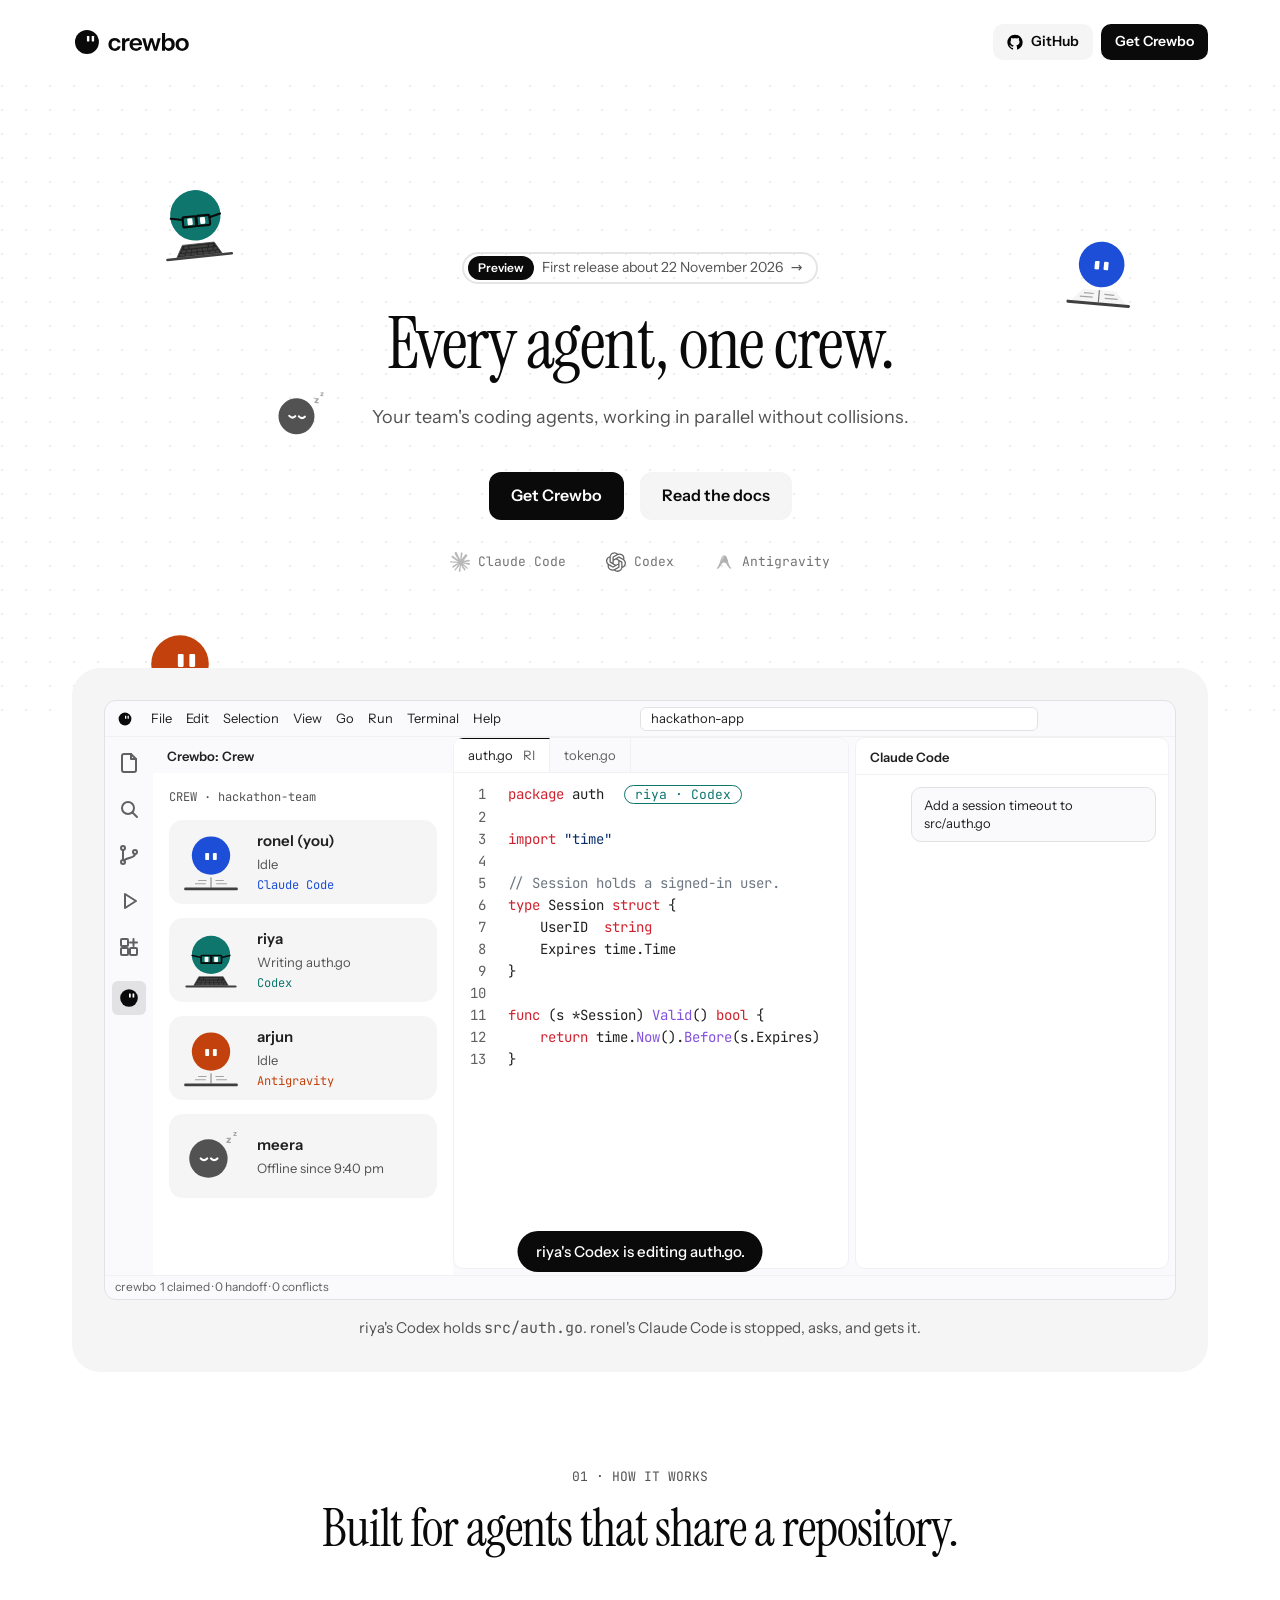
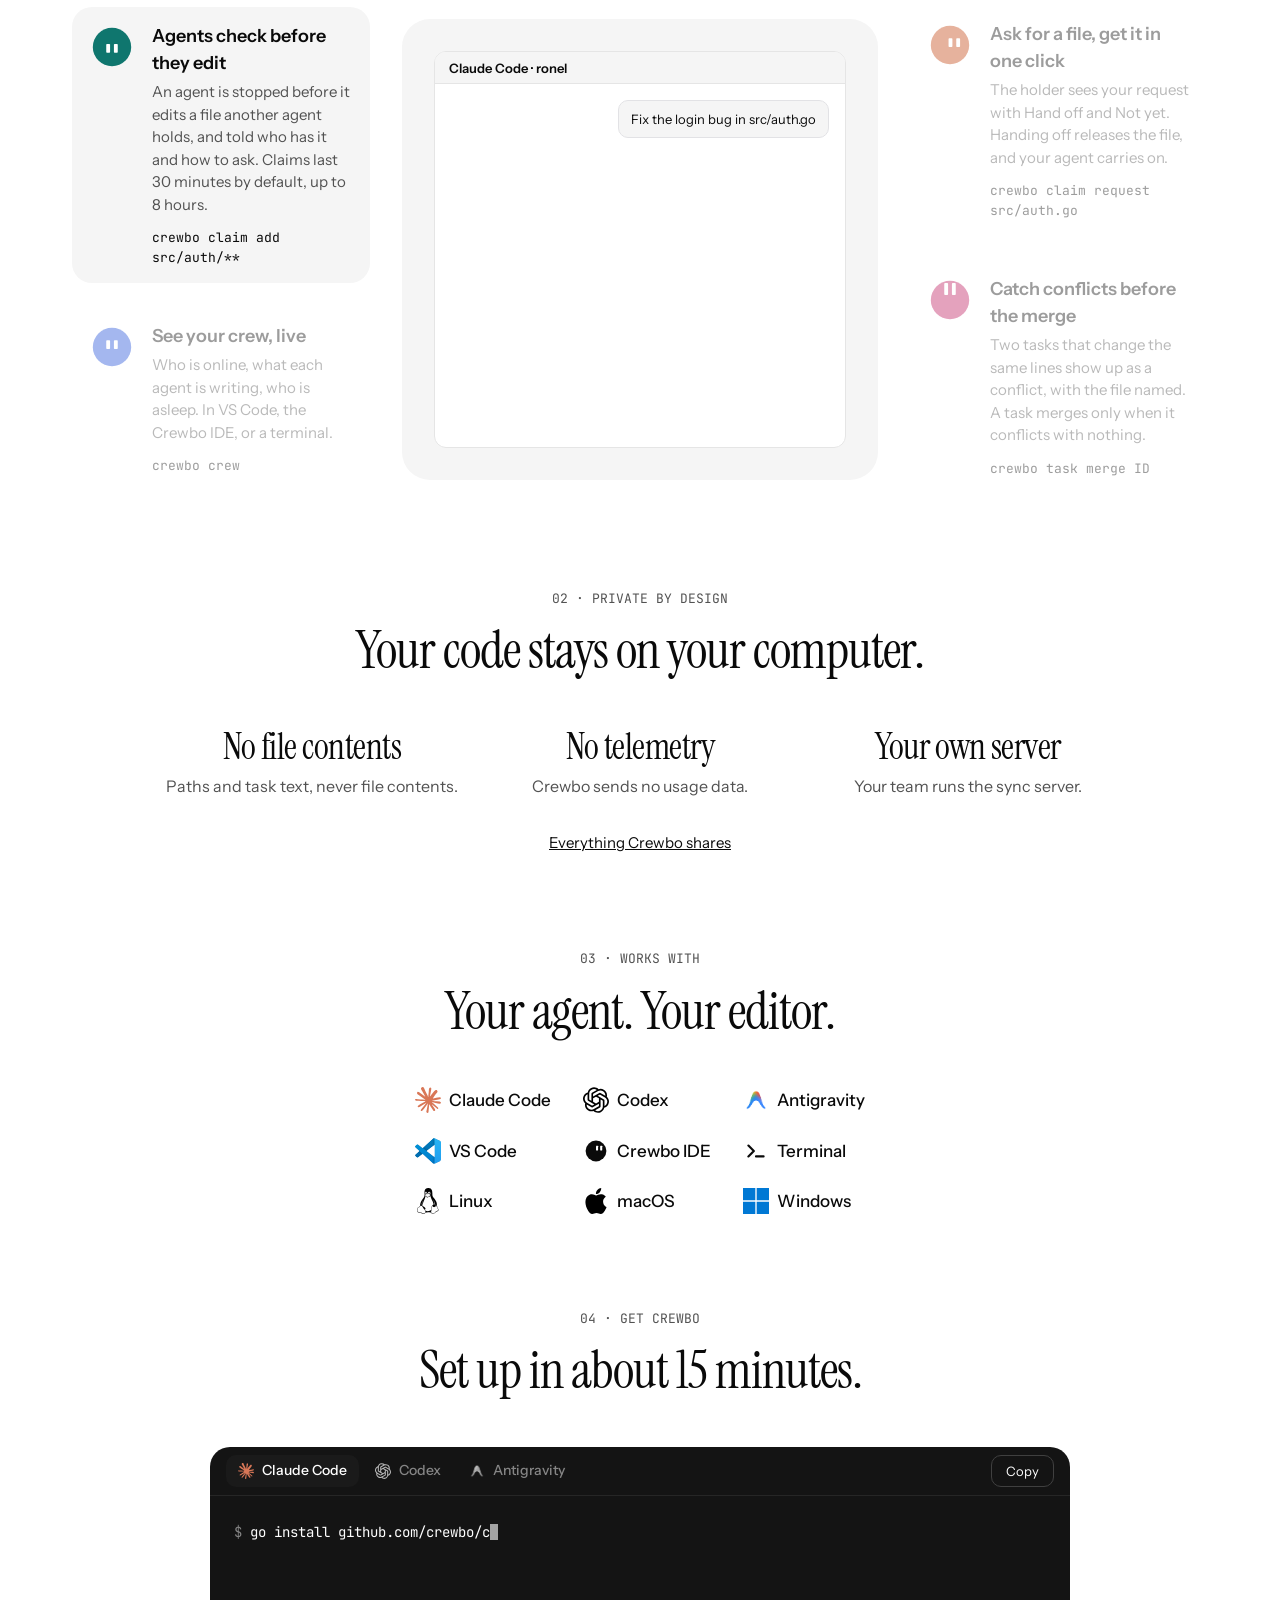
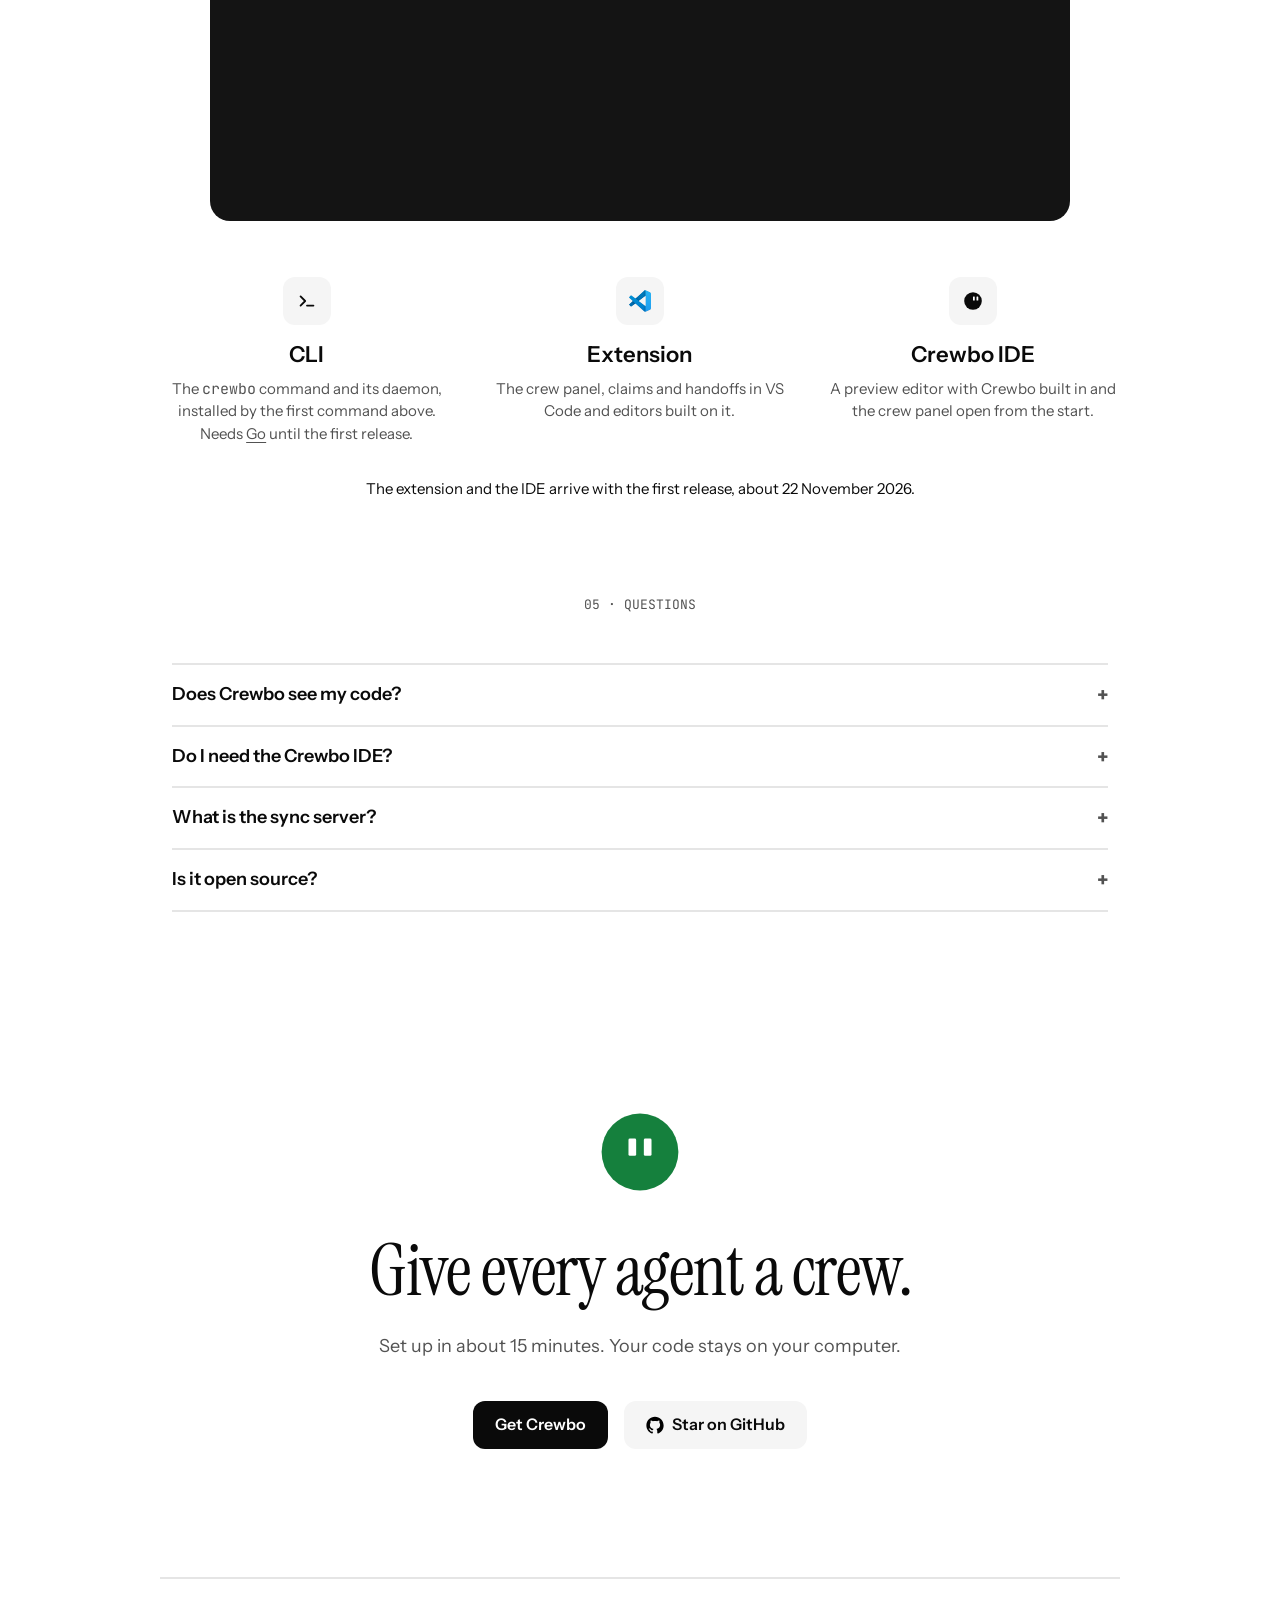
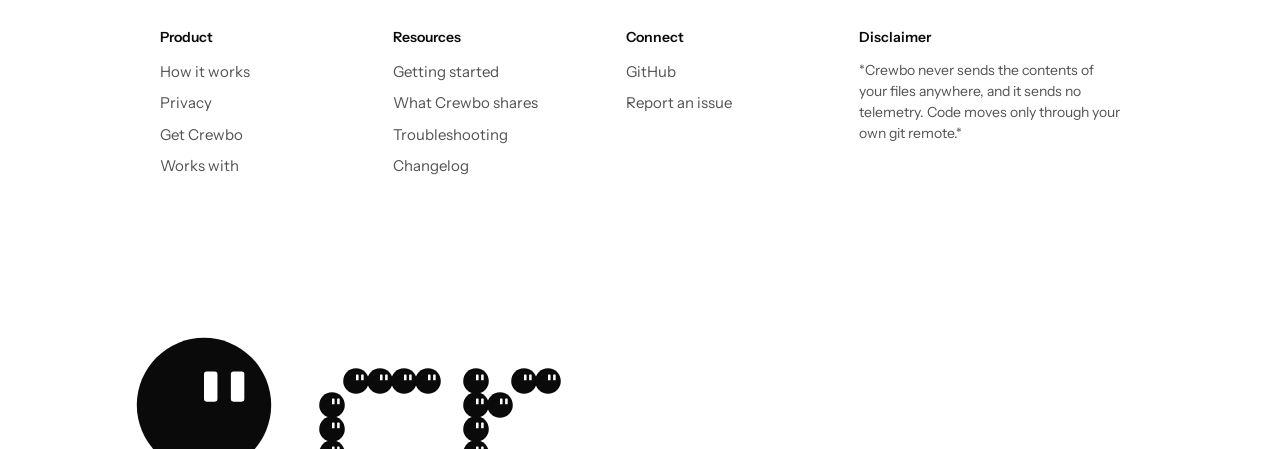
<file: index.html>
<!doctype html>
<html lang="en">
<head>
<meta charset="utf-8">
<meta name="viewport" content="width=device-width, initial-scale=1">
<title>Crewbo · Every agent, one crew</title>
<meta name="description" content="Crewbo lets each teammate run their own coding agent (Claude Code, Codex or Antigravity) on the same repository without the agents overwriting each other's work. Open source.">
<meta name="color-scheme" content="light">
<meta property="og:title" content="Crewbo · Every agent, one crew">
<meta property="og:description" content="Your team's coding agents, working in parallel without collisions.">
<meta property="og:image" content="brand/assets/png/social-preview-1280x640.png">
<meta name="twitter:card" content="summary_large_image">
<link rel="icon" href="brand/assets/png/favicon.ico" sizes="any">
<link rel="icon" href="brand/assets/svg/logo/mark-black.svg" type="image/svg+xml">
<link rel="apple-touch-icon" href="brand/assets/png/apple-touch-icon-180.png">
<link rel="stylesheet" href="brand/tokens/tokens.css">
<link rel="stylesheet" href="brand/reference/component/bo.css">
<link rel="stylesheet" href="site.css">
<script type="module" src="site.js"></script>
</head>
<body>
<a class="skip" href="#main">Skip to content</a>

<header class="nav">
  <a class="brand" href="#top" aria-label="Crewbo, back to the top">
    <picture>
      <img src="brand/assets/svg/logo/lockup-light.svg" alt="" width="120" height="30">
    </picture>
  </a>
  <div class="nav-cta">
    <a class="button small soft" href="https://github.com/crewbo/crewbo"><img src="assets/icons/github.svg" alt="" width="18" height="18">GitHub</a>
    <a class="button small primary" href="#get">Get Crewbo</a>
  </div>
</header>

<main id="main">
  <section class="hero" id="top">
    <div class="desk" id="desk" aria-hidden="true">
      <span class="float sticker" style="left:12%;top:96px;--r:-6deg" data-scene="writing" data-color="1" data-size="84"></span>
      <span class="float sticker" style="right:11%;top:150px;--r:5deg" data-scene="reading" data-color="0" data-size="76"></span>
      <span class="float sticker" style="left:21%;top:300px;--r:3deg" data-scene="offline" data-size="60"></span>
    </div>
    <a class="announce" href="https://github.com/crewbo/crewbo"><span>Preview</span>First release about 22 November 2026 <b>→</b></a>
    <h1>Every agent, one crew.</h1>
    <p class="lede">Your team's coding agents, working in parallel without collisions.</p>
    <div class="actions">
      <a class="button primary" href="#get">Get Crewbo</a>
      <a class="button soft" href="getting-started.html">Read the docs</a>
    </div>
    <ul class="strip hero-strip" aria-label="Works with">
      <li><img src="assets/agents/claude-code.svg" alt="" width="20" height="20">Claude Code</li>
      <li><img src="assets/agents/codex.svg" alt="" width="20" height="20">Codex</li>
      <li><img src="assets/agents/antigravity.png" alt="" width="20" height="20">Antigravity</li>
    </ul>

    <div class="demo-wrap">
      <span class="peek" data-face="nearby" data-color="3" data-size="72" aria-hidden="true"></span>
    <figure class="demo frame" id="demo" data-step="1" aria-describedby="demo-caption">
      <div class="ide" aria-hidden="true">
        <div class="titlebar">
          <img src="brand/assets/svg/logo/mark-black.svg" alt="" width="16" height="16">
          <span>File</span><span>Edit</span><span>Selection</span><span>View</span><span>Go</span><span>Run</span><span>Terminal</span><span>Help</span>
          <div class="command">hackathon-app</div>
        </div>
        <div class="activity">
          <svg class="ic" viewBox="0 0 24 24" width="24" height="24"><path d="M14 3H7a2 2 0 0 0-2 2v14a2 2 0 0 0 2 2h10a2 2 0 0 0 2-2V8z"/><path d="M14 3v5h5"/></svg><svg class="ic" viewBox="0 0 24 24" width="24" height="24"><circle cx="11" cy="11" r="6"/><path d="M20 20l-4.5-4.5"/></svg><svg class="ic" viewBox="0 0 24 24" width="24" height="24"><circle cx="6" cy="5" r="2"/><circle cx="6" cy="19" r="2"/><circle cx="18" cy="9" r="2"/><path d="M6 7v10M18 11c0 4-6 3-11.5 6.5"/></svg><svg class="ic" viewBox="0 0 24 24" width="24" height="24"><path d="M8 5l11 7-11 7z"/></svg><svg class="ic" viewBox="0 0 24 24" width="24" height="24"><rect x="4" y="4" width="7" height="7" rx="1"/><rect x="13" y="13" width="7" height="7" rx="1"/><rect x="4" y="13" width="7" height="7" rx="1"/><path d="M13 7.5h7M16.5 4v7"/></svg>
          <i class="ic crewbo"><img src="brand/assets/svg/logo/mark-black.svg" alt="" width="22" height="22"></i>
        </div>
        <div class="sidebar">
          <p class="viewtitle">Crewbo: Crew</p>
          <div class="panel">
            <p class="head">CREW · hackathon-team</p>
            <div class="row" data-row="ronel"><span class="bo-slot" data-bo></span><div class="text"><span class="name">ronel (you)</span><span class="status" data-status>Idle</span><span class="agent" style="--base: var(--cb-color-team-cobalt-base)">Claude Code</span></div></div>
            <div class="row" data-row="riya"><span class="bo-slot" data-bo></span><div class="text"><span class="name">riya</span><span class="status" data-status>Writing auth.go</span><span class="agent" style="--base: var(--cb-color-team-teal-base)">Codex</span></div></div>
            <div class="row" data-row="arjun"><span class="bo-slot" data-bo></span><div class="text"><span class="name">arjun</span><span class="status">Idle</span><span class="agent" style="--base: var(--cb-color-team-ember-base)">Antigravity</span></div></div>
            <div class="row" data-row="meera"><span class="bo-slot" data-bo></span><div class="text"><span class="name">meera</span><span class="status">Offline since 9:40 pm</span></div></div>
          </div>
        </div>
        <div class="editor">
          <div class="tabs"><span class="tab active">auth.go <b data-who>RI</b></span><span class="tab">token.go</span></div>
          <div class="code">
            <p><i>1</i><span class="k">package</span> auth<span class="tag" data-tag>riya · Codex</span></p>
            <p><i>2</i></p>
            <p><i>3</i><span class="k">import</span> <span class="s">"time"</span></p>
            <p><i>4</i></p>
            <p><i>5</i><span class="c">// Session holds a signed-in user.</span></p>
            <p><i>6</i><span class="k">type</span> Session <span class="k">struct</span> {</p>
            <p><i>7</i>    UserID  <span class="k">string</span></p>
            <p><i>8</i>    Expires time.Time</p>
            <p><i>9</i>}</p>
            <p><i>10</i></p>
            <p><i>11</i><span class="k">func</span> (s *Session) <span class="f">Valid</span>() <span class="k">bool</span> {</p>
            <p><i>12</i>    <span class="k">return</span> time.<span class="f">Now</span>().<span class="f">Before</span>(s.Expires)</p>
            <p><i>13</i>}</p>
          </div>
        </div>
        <div class="agentbar">
          <p class="viewtitle">Claude Code</p>
          <div class="chat">
            <p class="msg you">Add a session timeout to src/auth.go</p>
            <div class="msg bot" data-reply="2"><p class="tool">Edit src/auth.go</p><p class="out">src/auth.go is claimed by riya's agent until at least 15:04 (Crewbo). Work on other files, or ask them to hand it over: crewbo claim request src/auth.go</p></div>
            <div class="msg bot" data-reply="3"><p>riya's Codex holds that file. I'll ask for it.</p><p class="tool">Bash crewbo claim request src/auth.go</p><p class="out">Asked riya to hand over src/auth.go.</p></div>
            <div class="msg bot" data-reply="4"><p>riya handed it over. Adding the timeout now.</p><p class="tool">Edit src/auth.go</p></div>
          </div>
        </div>
        <div class="statusbar"><span data-bar>crewbo  1 claimed · 0 handoff · 0 conflicts</span></div>
      </div>
      <p class="subtitle" data-cap aria-live="off"></p>
      <figcaption id="demo-caption">riya's Codex holds <code>src/auth.go</code>. ronel's Claude Code is stopped, asks, and gets it.</figcaption>
    </figure>
    </div>
  </section>

  <section id="how">
    <p class="eyebrow">01 · How it works</p>
    <h2>Built for agents that share a repository.</h2>
    <div class="how-grid">
      <div class="how-col">
        <button class="how-item" type="button" data-pick="claims"><span class="bo-slot" data-state="working" data-color="1" data-size="48"></span><span class="how-text"><b>Agents check before they edit</b><span>An agent is stopped before it edits a file another agent holds, and told who has it and how to ask. Claims last 30 minutes by default, up to 8 hours.</span><code>crewbo claim add src/auth/**</code></span></button>
        <button class="how-item" type="button" data-pick="crew"><span class="bo-slot" data-state="idle" data-color="0" data-size="48"></span><span class="how-text"><b>See your crew, live</b><span>Who is online, what each agent is writing, who is asleep. In VS Code, the Crewbo IDE, or a terminal.</span><code>crewbo crew</code></span></button>
      </div>
      <div class="how-stage frame">
      <div class="clip stage-clip" data-clip="claims" aria-hidden="true">
        <div class="clip-bar">Claude Code · ronel</div>
        <div class="clip-body">
          <p class="msg you">Fix the login bug in src/auth.go</p>
          <p class="tool" data-s="1">Edit src/auth.go</p>
          <p class="out" data-s="2">src/auth.go is claimed by riya's agent until at least 15:04 (Crewbo). Work on other files, or ask them to hand it over: crewbo claim request src/auth.go</p>
          <p class="tool" data-s="3">Edit src/session.go</p>
        </div>
      </div>
      <div class="clip stage-clip" data-clip="crew" aria-hidden="true">
        <div class="clip-bar">Crewbo: Crew</div>
        <div class="clip-body panel">
          <p class="head">CREW · hackathon-team</p>
          <div class="row" data-member="riya"><span class="bo-slot" data-bo></span><div class="text"><span class="name">riya</span><span class="status" data-status></span><span class="agent" style="--base: var(--cb-color-team-teal-base)">Codex</span></div></div>
          <div class="row" data-member="arjun"><span class="bo-slot" data-bo></span><div class="text"><span class="name">arjun</span><span class="status" data-status></span><span class="agent" style="--base: var(--cb-color-team-ember-base)">Antigravity</span></div></div>
          <div class="row" data-member="meera"><span class="bo-slot" data-bo></span><div class="text"><span class="name">meera</span><span class="status" data-status></span><span class="agent" style="--base: var(--cb-color-team-moss-base)" data-agent></span></div></div>
        </div>
      </div>
      <div class="clip stage-clip" data-clip="handoff" aria-hidden="true">
        <div class="clip-bar">riya's Crewbo IDE</div>
        <div class="clip-body editorish">
          <p><i>1</i><span class="k">package</span> auth</p><p><i>2</i></p><p><i>3</i><span class="k">import</span> <span class="s">"time"</span></p><p><i>4</i></p><p><i>5</i><span class="k">func</span> <span class="f">Login</span>(user, pass <span class="k">string</span>) <span class="k">error</span> {</p>
          <div class="note" data-s="1"><p>ronel wants src/auth.go next</p><span class="b1" data-press>Hand off</span><span class="b2">Not yet</span></div>
          <div class="note done" data-s="3"><p>Handed off src/auth.go to ronel.</p></div>
        </div>
      </div>
      <div class="clip stage-clip" data-clip="conflict" aria-hidden="true">
        <div class="clip-bar">Crewbo: Crew</div>
        <div class="clip-body panel">
          <p class="head">CREW · hackathon-team</p>
          <div class="row" data-member="ronel"><span class="bo-slot" data-bo></span><div class="text"><span class="name">ronel (you)</span><span class="status" data-status></span><span class="agent" style="--base: var(--cb-color-team-cobalt-base)">Claude Code</span></div></div>
          <div class="row" data-member="riya"><span class="bo-slot" data-bo></span><div class="text"><span class="name">riya</span><span class="status" data-status></span><span class="agent" style="--base: var(--cb-color-team-teal-base)">Codex</span></div></div>
        </div>
      </div>
      </div>
      <div class="how-col">
        <button class="how-item" type="button" data-pick="handoff"><span class="bo-slot" data-state="handoff-right" data-color="3" data-size="48"></span><span class="how-text"><b>Ask for a file, get it in one click</b><span>The holder sees your request with Hand off and Not yet. Handing off releases the file, and your agent carries on.</span><code>crewbo claim request src/auth.go</code></span></button>
        <button class="how-item" type="button" data-pick="conflict"><span class="bo-slot" data-state="conflict" data-color="5" data-size="48"></span><span class="how-text"><b>Catch conflicts before the merge</b><span>Two tasks that change the same lines show up as a conflict, with the file named. A task merges only when it conflicts with nothing.</span><code>crewbo task merge ID</code></span></button>
      </div>
    </div>
  </section>

  <section id="private">
    <p class="eyebrow">02 · Private by design</p>
    <h2>Your code stays on your computer.</h2>
    <div class="facts">
      <div><h3>No file contents</h3><p>Paths and task text, never file contents.</p></div>
      <div><h3>No telemetry</h3><p>Crewbo sends no usage data.</p></div>
      <div><h3>Your own server</h3><p>Your team runs the sync server.</p></div>
    </div>
    <p class="more"><a href="https://github.com/crewbo/crewbo/blob/main/docs/user/privacy.md">Everything Crewbo shares</a></p>
  </section>

  <section id="works">
    <p class="eyebrow">03 · Works with</p>
    <h2>Your agent. Your editor.</h2>
    <ul class="strip">
      <li><img src="assets/agents/claude-code.svg" alt="" width="20" height="20">Claude Code</li>
      <li><img src="assets/agents/codex.svg" alt="" width="20" height="20">Codex</li>
      <li><img src="assets/agents/antigravity.png" alt="" width="20" height="20">Antigravity</li>
      <li><img src="assets/platforms/vscode.svg" alt="" width="20" height="20">VS Code</li>
      <li><img src="brand/assets/svg/logo/mark-black.svg" alt="" width="20" height="20">Crewbo IDE</li>
      <li><svg viewBox="0 0 24 24" width="20" height="20"><path d="M5 7l5 5-5 5M12 17h7"/></svg>Terminal</li>
      <li><img src="assets/platforms/linux.svg" alt="" width="20" height="20">Linux</li>
      <li><img src="assets/platforms/apple.svg" alt="" width="20" height="20">macOS</li>
      <li><img src="assets/platforms/windows.svg" alt="" width="20" height="20">Windows</li>
    </ul>
  </section>

  <section id="get">
    <p class="eyebrow">04 · Get Crewbo</p>
    <h2>Set up in about 15 minutes.</h2>
    <div class="setup" id="setup">
      <div class="terminal" id="cmd">
        <div class="term-bar">
          <div class="agents" role="tablist" aria-label="Your agent">
            <button role="tab" aria-selected="true" aria-controls="cmd-claude" data-agent="claude" aria-label="Claude Code"><img src="assets/agents/claude-code.svg" alt="" width="18" height="18"><span>Claude Code</span></button>
            <button role="tab" aria-selected="false" aria-controls="cmd-codex" data-agent="codex" aria-label="Codex"><img src="assets/agents/codex.svg" alt="" width="18" height="18"><span>Codex</span></button>
            <button role="tab" aria-selected="false" aria-controls="cmd-antigravity" data-agent="antigravity" aria-label="Antigravity"><img src="assets/agents/antigravity.png" alt="" width="18" height="18"><span>Antigravity</span></button>
          </div>
          <button class="copy" type="button" data-copy>Copy</button>
        </div>
        <pre id="cmd-claude" role="tabpanel" data-agent-cmd="claude"><code><b>$</b> go install github.com/crewbo/crewbo/cmd/crewbo@latest
<i># In a second terminal, run crewbo daemon and leave it running.</i>
<b>$</b> crewbo login --server https://your-team-server
<o>Open https://github.com/login/device and enter the code WDJB-MJHT</o>
<o>Signed in to https://your-team-server as riya. The session is valid until 2026-11-27 15:04.</o>
<b>$</b> crewbo room join YOUR-INVITE-CODE
<o>Joined room hackathon-team (lead: ronel, 3 members) for /home/riya/hackathon-app.</o>
<b>$</b> crewbo hooks install --agent claude-code
<o>Claude Code: hooks installed in /home/riya/.claude/settings.json</o>
<b>$</b> claude mcp add --scope user --transport stdio crewbo $(which crewbo) mcp</code></pre>
        <pre id="cmd-codex" role="tabpanel" data-agent-cmd="codex" hidden><code><b>$</b> go install github.com/crewbo/crewbo/cmd/crewbo@latest
<i># In a second terminal, run crewbo daemon and leave it running.</i>
<b>$</b> crewbo login --server https://your-team-server
<o>Open https://github.com/login/device and enter the code WDJB-MJHT</o>
<o>Signed in to https://your-team-server as riya. The session is valid until 2026-11-27 15:04.</o>
<b>$</b> crewbo room join YOUR-INVITE-CODE
<o>Joined room hackathon-team (lead: ronel, 3 members) for /home/riya/hackathon-app.</o>
<b>$</b> crewbo hooks install --agent codex
<o>Codex: hooks installed in /home/riya/.codex/hooks.json</o>
<o>  Codex runs hooks only after you trust them: open Codex, type /hooks and trust the crewbo hooks.</o>
<b>$</b> codex mcp add crewbo -- $(which crewbo) mcp</code></pre>
        <pre id="cmd-antigravity" role="tabpanel" data-agent-cmd="antigravity" hidden><code><b>$</b> go install github.com/crewbo/crewbo/cmd/crewbo@latest
<i># In a second terminal, run crewbo daemon and leave it running.</i>
<b>$</b> crewbo login --server https://your-team-server
<o>Open https://github.com/login/device and enter the code WDJB-MJHT</o>
<o>Signed in to https://your-team-server as riya. The session is valid until 2026-11-27 15:04.</o>
<b>$</b> crewbo room join YOUR-INVITE-CODE
<o>Joined room hackathon-team (lead: ronel, 3 members) for /home/riya/hackathon-app.</o>
<b>$</b> crewbo hooks install --agent antigravity
<o>Antigravity: hooks installed in /home/riya/.gemini/config/hooks.json</o>
<o>Antigravity MCP: MCP server installed in /home/riya/.gemini/config/mcp_config.json</o></code></pre>
      </div>
    </div>
    <ul class="ways">
      <li><span class="way-ico"><svg viewBox="0 0 24 24" width="22" height="22"><path d="M5 7l5 5-5 5M12 17h7"/></svg></span><h3>CLI</h3><p>The <code>crewbo</code> command and its daemon, installed by the first command above. Needs <a href="https://go.dev/dl/">Go</a> until the first release.</p></li>
      <li><span class="way-ico"><img src="assets/platforms/vscode.svg" alt="" width="22" height="22"></span><h3>Extension</h3><p>The crew panel, claims and handoffs in VS Code and editors built on it.</p></li>
      <li><span class="way-ico"><img src="brand/assets/svg/logo/mark-black.svg" alt="" width="22" height="22"></span><h3>Crewbo IDE</h3><p>A preview editor with Crewbo built in and the crew panel open from the start.</p></li>
    </ul>
    <p class="more">The extension and the IDE arrive with the first release, about 22 November 2026.</p>
  </section>

  <section id="faq">
    <p class="eyebrow">05 · Questions</p>
    <div class="faq">
      <details><summary>Does Crewbo see my code?</summary><p>No. File contents never leave your computer; only paths, task text, branch names, the agent's name and who is online go to your team's own server.</p></details>
      <details><summary>Do I need the Crewbo IDE?</summary><p>No. The extension and the <code>crewbo</code> command work on their own; the IDE is a preview with everything in one download.</p></details>
      <details><summary>What is the sync server?</summary><p>A small server one teammate runs with <code>crewbo serve</code>. It passes claims and presence between teammates.</p></details>
      <details><summary>Is it open source?</summary><p>Yes: Apache-2.0, with the sync server under AGPL-3.0.</p></details>
    </div>
  </section>
  <section class="closing" id="start">
    <span class="closing-bo" data-face="idle" data-color="2" data-size="96" aria-hidden="true"></span>
    <h2>Give every agent a crew.</h2>
    <p class="lede">Set up in about 15 minutes. Your code stays on your computer.</p>
    <div class="actions">
      <a class="button primary" href="#get">Get Crewbo</a>
      <a class="button soft" href="https://github.com/crewbo/crewbo"><img src="assets/icons/github.svg" alt="" width="18" height="18">Star on GitHub</a>
    </div>
  </section>
</main>

<footer>
  <div class="foot-cols">
    <div><p class="foot-h">Product</p><a href="#how">How it works</a><a href="#private">Privacy</a><a href="#get">Get Crewbo</a><a href="#works">Works with</a></div>
    <div><p class="foot-h">Resources</p><a href="getting-started.html">Getting started</a><a href="privacy.html">What Crewbo shares</a><a href="troubleshooting.html">Troubleshooting</a><a href="changelog.html">Changelog</a></div>
    <div><p class="foot-h">Connect</p><a href="https://github.com/crewbo/crewbo">GitHub</a><a href="https://github.com/crewbo/crewbo/issues">Report an issue</a></div>
    <div class="foot-note"><p class="foot-h">Disclaimer</p><p>*Crewbo never sends the contents of your files anywhere, and it sends no telemetry. Code moves only through your own git remote.*</p></div>
  </div>
  <a class="foot-brand" id="footbrand" href="#top" aria-label="Crewbo, back to the top">
    <span class="foot-mark" aria-hidden="true"><img class="as-mark" src="brand/assets/svg/logo/mark-black.svg" alt="" width="168" height="168" draggable="false"><span class="as-bo"></span></span>
    <span class="bo-word" id="boword" aria-hidden="true"></span>
  </a>
</footer>
</body>
</html>
</file>
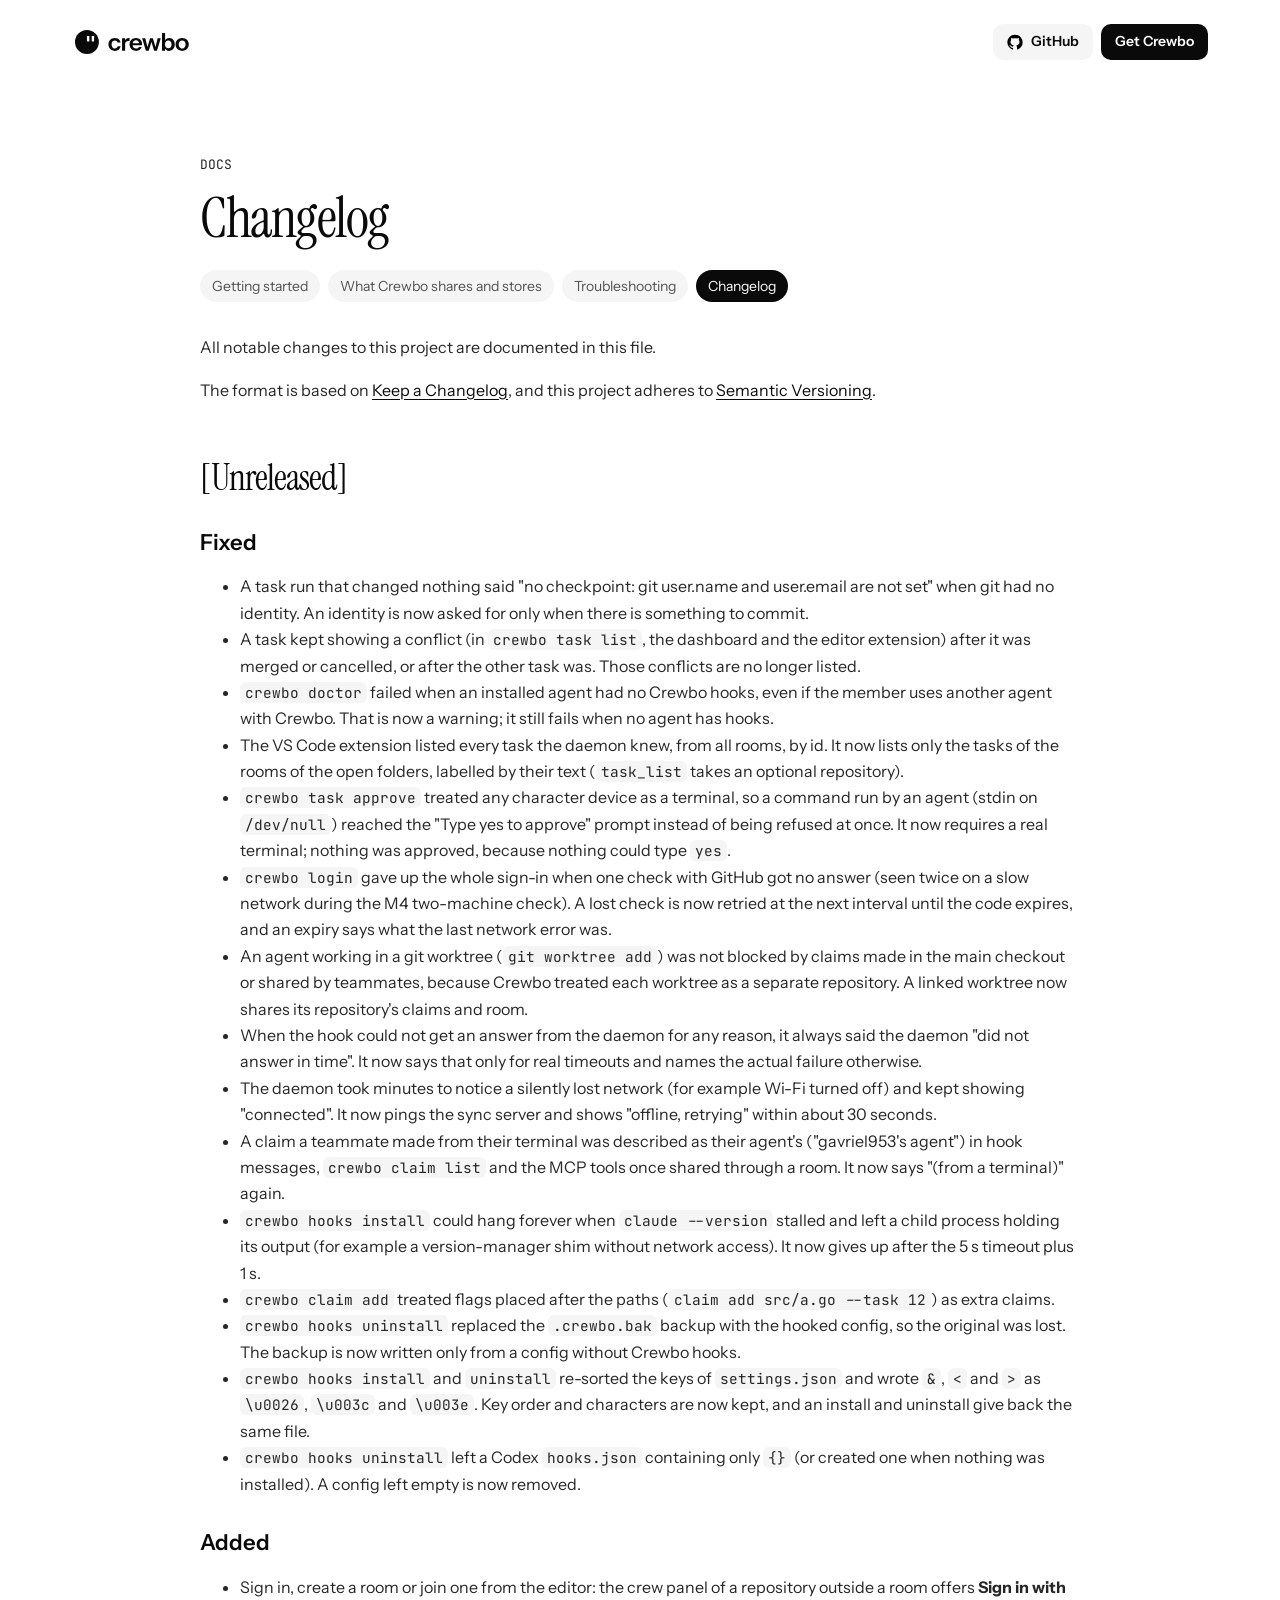
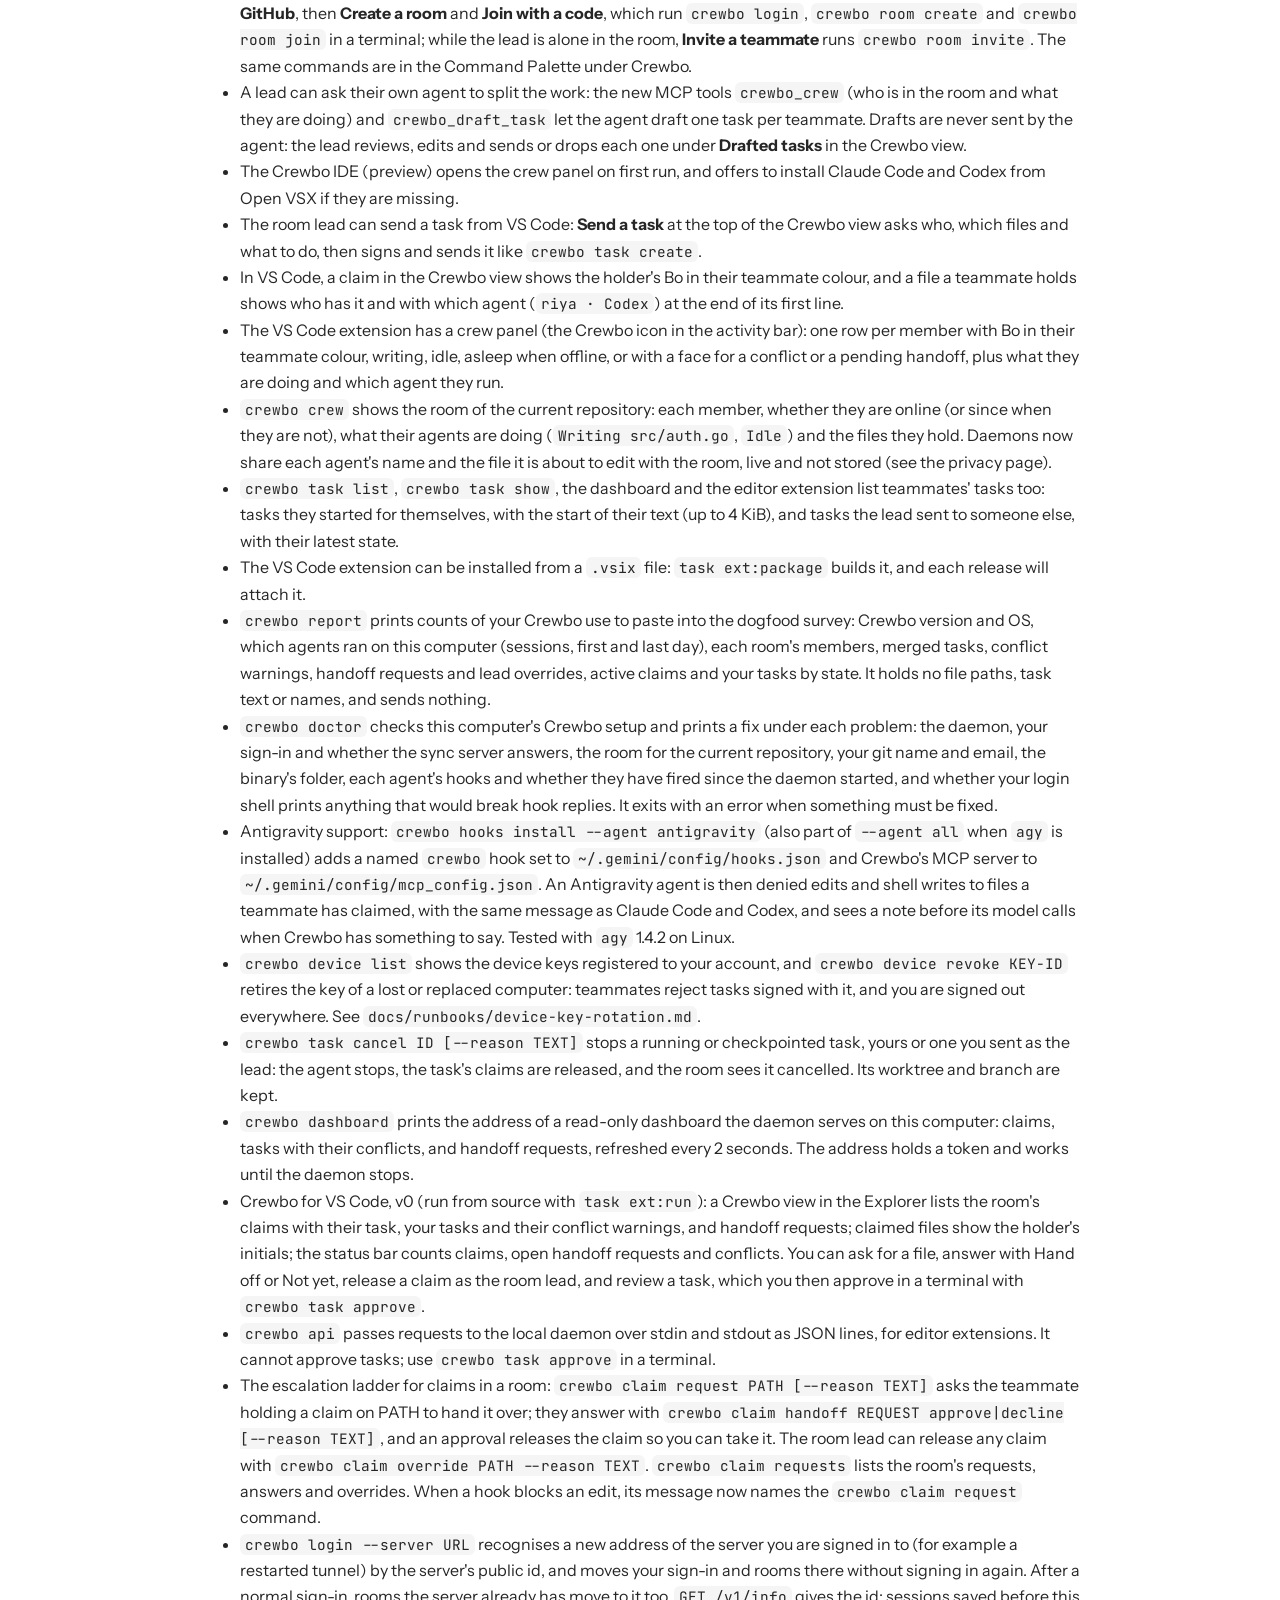
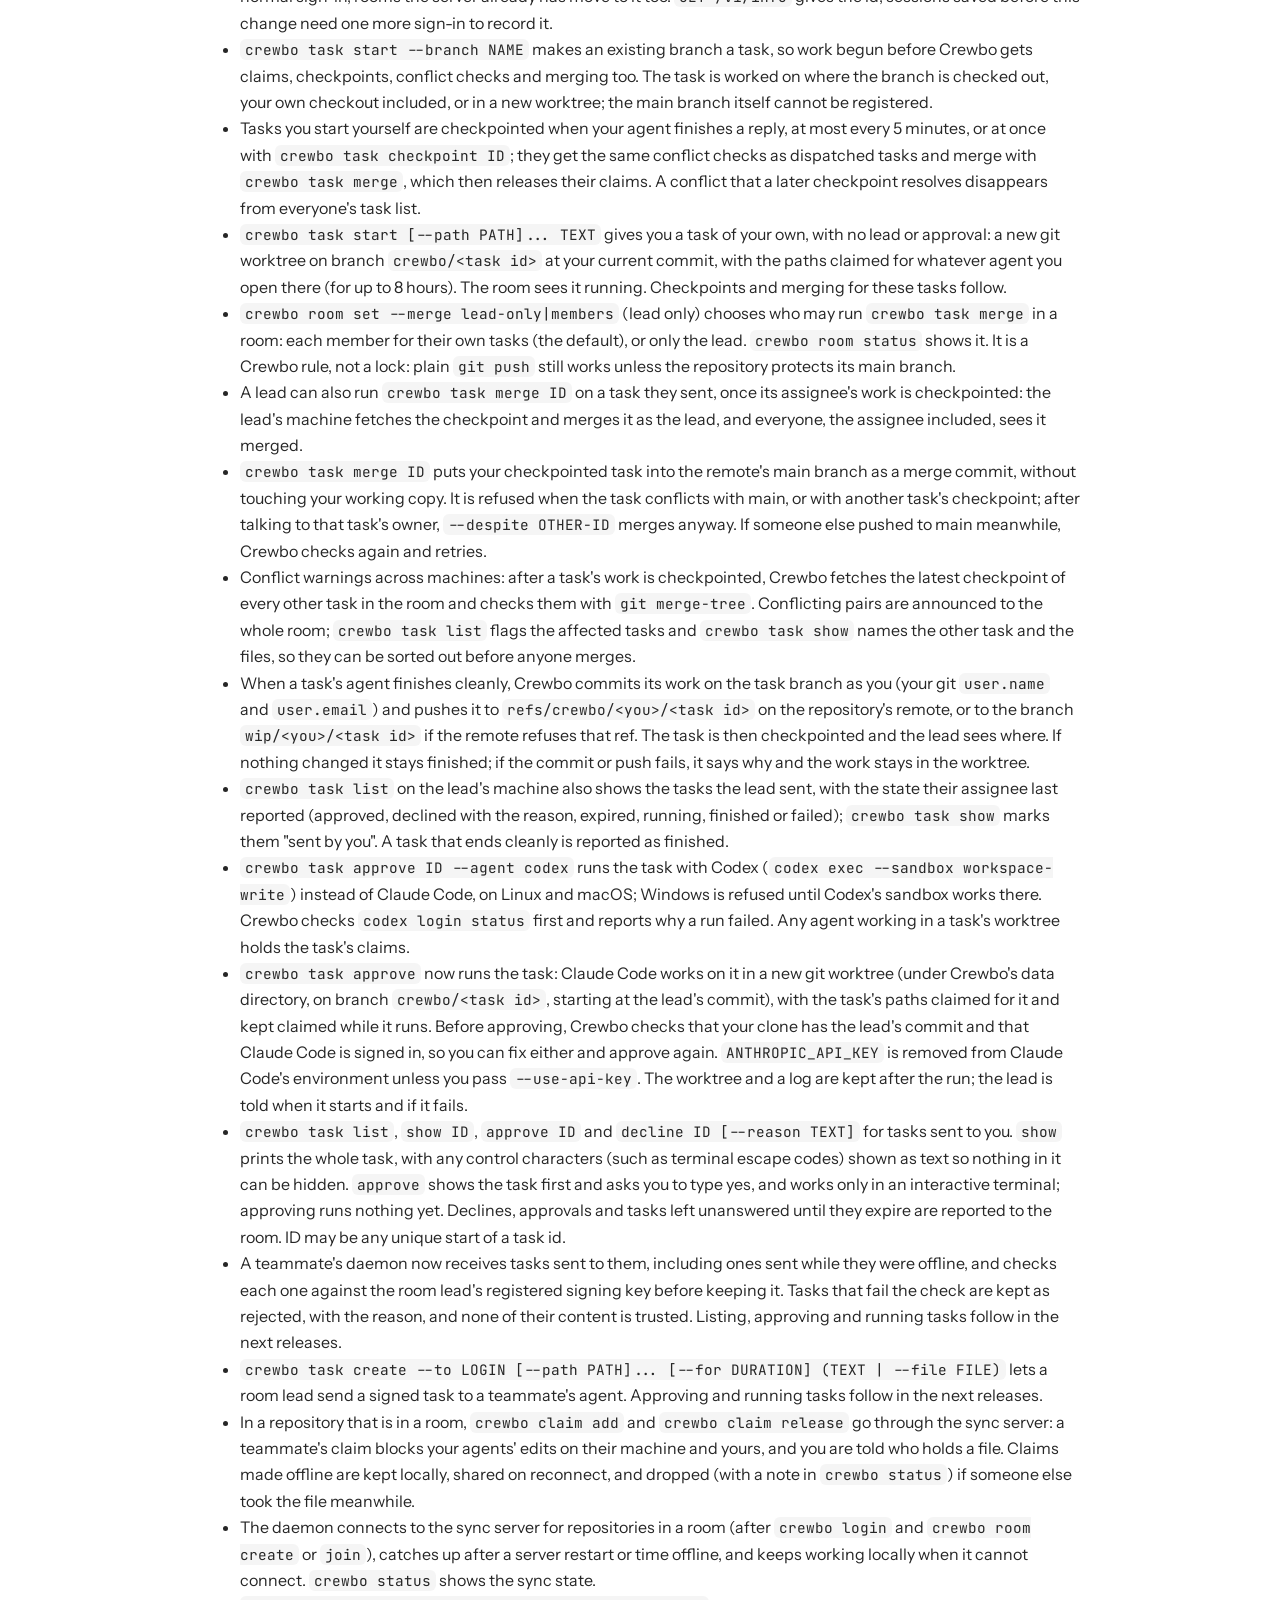
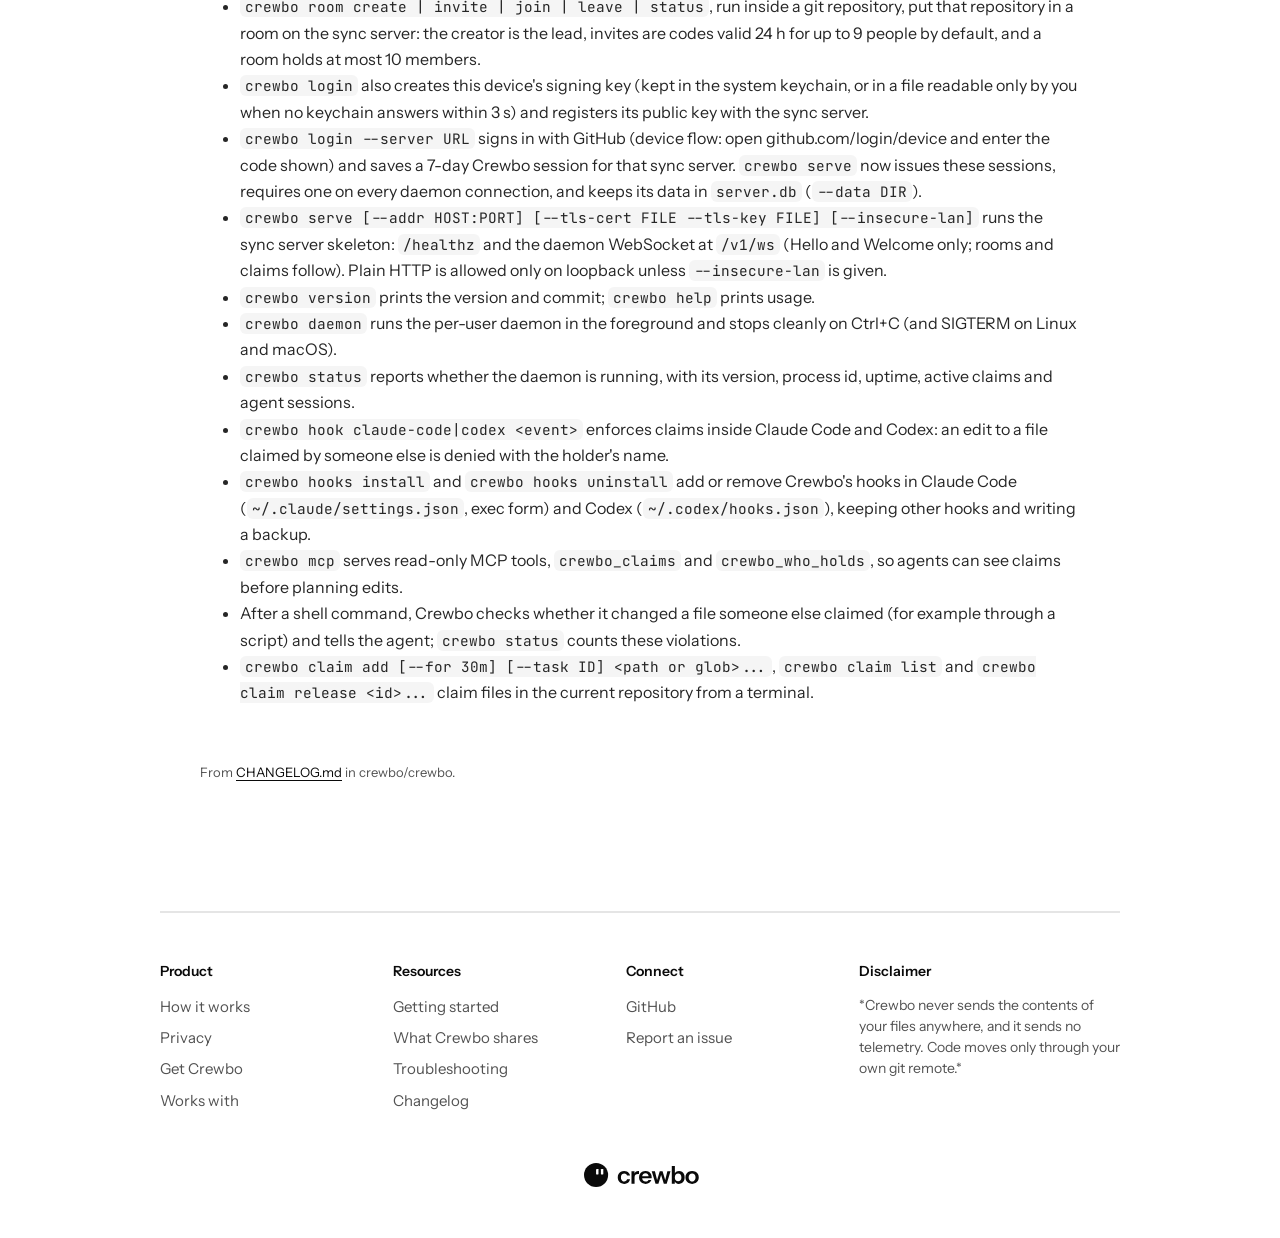
<file: changelog.html>
<!doctype html>
<html lang="en">
<head>
<meta charset="utf-8">
<meta name="viewport" content="width=device-width, initial-scale=1">
<title>Changelog · Crewbo</title>
<meta name="color-scheme" content="light">
<link rel="icon" href="brand/assets/png/favicon.ico" sizes="any">
<link rel="icon" href="brand/assets/svg/logo/mark-black.svg" type="image/svg+xml">
<link rel="stylesheet" href="brand/tokens/tokens.css">
<link rel="stylesheet" href="site.css">
</head>
<body class="doc-page">
<a class="skip" href="#main">Skip to content</a>
<header class="nav">
  <a class="brand" href="index.html" aria-label="Crewbo home"><img src="brand/assets/svg/logo/lockup-light.svg" alt="" width="120" height="30"></a>
  <div class="nav-cta">
    <a class="button small soft" href="https://github.com/crewbo/crewbo"><img src="assets/icons/github.svg" alt="" width="16" height="16">GitHub</a>
    <a class="button small primary" href="index.html#get">Get Crewbo</a>
  </div>
</header>
<main id="main" class="doc">
<p class="eyebrow">Docs</p>
<h1>Changelog</h1>
<nav class="doc-nav" aria-label="Docs"><a href="getting-started.html">Getting started</a><a href="privacy.html">What Crewbo shares and stores</a><a href="troubleshooting.html">Troubleshooting</a><a href="changelog.html" aria-current="page">Changelog</a></nav>
<p>All notable changes to this project are documented in this file.</p>
<p>The format is based on <a href="https://keepachangelog.com/en/1.1.0/">Keep a Changelog</a>, and this project adheres to <a href="https://semver.org/spec/v2.0.0.html">Semantic Versioning</a>.</p>
<h2 id="unreleased">[Unreleased]</h2>
<h3 id="fixed">Fixed</h3>
<ul><li>A task run that changed nothing said "no checkpoint: git user.name and user.email are not set" when git had no identity. An identity is now asked for only when there is something to commit.</li><li>A task kept showing a conflict (in <code>crewbo task list</code>, the dashboard and the editor extension) after it was merged or cancelled, or after the other task was. Those conflicts are no longer listed.</li><li><code>crewbo doctor</code> failed when an installed agent had no Crewbo hooks, even if the member uses another agent with Crewbo. That is now a warning; it still fails when no agent has hooks.</li><li>The VS Code extension listed every task the daemon knew, from all rooms, by id. It now lists only the tasks of the rooms of the open folders, labelled by their text (<code>task_list</code> takes an optional repository).</li><li><code>crewbo task approve</code> treated any character device as a terminal, so a command run by an agent (stdin on <code>/dev/null</code>) reached the "Type yes to approve" prompt instead of being refused at once. It now requires a real terminal; nothing was approved, because nothing could type <code>yes</code>.</li><li><code>crewbo login</code> gave up the whole sign-in when one check with GitHub got no answer (seen twice on a slow network during the M4 two-machine check). A lost check is now retried at the next interval until the code expires, and an expiry says what the last network error was.</li><li>An agent working in a git worktree (<code>git worktree add</code>) was not blocked by claims made in the main checkout or shared by teammates, because Crewbo treated each worktree as a separate repository. A linked worktree now shares its repository's claims and room.</li><li>When the hook could not get an answer from the daemon for any reason, it always said the daemon "did not answer in time". It now says that only for real timeouts and names the actual failure otherwise.</li><li>The daemon took minutes to notice a silently lost network (for example Wi-Fi turned off) and kept showing "connected". It now pings the sync server and shows "offline, retrying" within about 30 seconds.</li><li>A claim a teammate made from their terminal was described as their agent's ("gavriel953's agent") in hook messages, <code>crewbo claim list</code> and the MCP tools once shared through a room. It now says "(from a terminal)" again.</li><li><code>crewbo hooks install</code> could hang forever when <code>claude --version</code> stalled and left a child process holding its output (for example a version-manager shim without network access). It now gives up after the 5 s timeout plus 1 s.</li><li><code>crewbo claim add</code> treated flags placed after the paths (<code>claim add src/a.go --task 12</code>) as extra claims.</li><li><code>crewbo hooks uninstall</code> replaced the <code>.crewbo.bak</code> backup with the hooked config, so the original was lost. The backup is now written only from a config without Crewbo hooks.</li><li><code>crewbo hooks install</code> and <code>uninstall</code> re-sorted the keys of <code>settings.json</code> and wrote <code>&amp;</code>, <code>&lt;</code> and <code>&gt;</code> as <code>\u0026</code>, <code>\u003c</code> and <code>\u003e</code>. Key order and characters are now kept, and an install and uninstall give back the same file.</li><li><code>crewbo hooks uninstall</code> left a Codex <code>hooks.json</code> containing only <code>{}</code> (or created one when nothing was installed). A config left empty is now removed.</li></ul>
<h3 id="added">Added</h3>
<ul><li>Sign in, create a room or join one from the editor: the crew panel of a repository outside a room offers <strong>Sign in with GitHub</strong>, then <strong>Create a room</strong> and <strong>Join with a code</strong>, which run <code>crewbo login</code>, <code>crewbo room create</code> and <code>crewbo room join</code> in a terminal; while the lead is alone in the room, <strong>Invite a teammate</strong> runs <code>crewbo room invite</code>. The same commands are in the Command Palette under Crewbo.</li><li>A lead can ask their own agent to split the work: the new MCP tools <code>crewbo_crew</code> (who is in the room and what they are doing) and <code>crewbo_draft_task</code> let the agent draft one task per teammate. Drafts are never sent by the agent: the lead reviews, edits and sends or drops each one under <strong>Drafted tasks</strong> in the Crewbo view.</li><li>The Crewbo IDE (preview) opens the crew panel on first run, and offers to install Claude Code and Codex from Open VSX if they are missing.</li><li>The room lead can send a task from VS Code: <strong>Send a task</strong> at the top of the Crewbo view asks who, which files and what to do, then signs and sends it like <code>crewbo task create</code>.</li><li>In VS Code, a claim in the Crewbo view shows the holder's Bo in their teammate colour, and a file a teammate holds shows who has it and with which agent (<code>riya · Codex</code>) at the end of its first line.</li><li>The VS Code extension has a crew panel (the Crewbo icon in the activity bar): one row per member with Bo in their teammate colour, writing, idle, asleep when offline, or with a face for a conflict or a pending handoff, plus what they are doing and which agent they run.</li><li><code>crewbo crew</code> shows the room of the current repository: each member, whether they are online (or since when they are not), what their agents are doing (<code>Writing src/auth.go</code>, <code>Idle</code>) and the files they hold. Daemons now share each agent's name and the file it is about to edit with the room, live and not stored (see the privacy page).</li><li><code>crewbo task list</code>, <code>crewbo task show</code>, the dashboard and the editor extension list teammates' tasks too: tasks they started for themselves, with the start of their text (up to 4 KiB), and tasks the lead sent to someone else, with their latest state.</li><li>The VS Code extension can be installed from a <code>.vsix</code> file: <code>task ext:package</code> builds it, and each release will attach it.</li><li><code>crewbo report</code> prints counts of your Crewbo use to paste into the dogfood survey: Crewbo version and OS, which agents ran on this computer (sessions, first and last day), each room's members, merged tasks, conflict warnings, handoff requests and lead overrides, active claims and your tasks by state. It holds no file paths, task text or names, and sends nothing.</li><li><code>crewbo doctor</code> checks this computer's Crewbo setup and prints a fix under each problem: the daemon, your sign-in and whether the sync server answers, the room for the current repository, your git name and email, the binary's folder, each agent's hooks and whether they have fired since the daemon started, and whether your login shell prints anything that would break hook replies. It exits with an error when something must be fixed.</li><li>Antigravity support: <code>crewbo hooks install --agent antigravity</code> (also part of <code>--agent all</code> when <code>agy</code> is installed) adds a named <code>crewbo</code> hook set to <code>~/.gemini/config/hooks.json</code> and Crewbo's MCP server to <code>~/.gemini/config/mcp_config.json</code>. An Antigravity agent is then denied edits and shell writes to files a teammate has claimed, with the same message as Claude Code and Codex, and sees a note before its model calls when Crewbo has something to say. Tested with <code>agy</code> 1.4.2 on Linux.</li><li><code>crewbo device list</code> shows the device keys registered to your account, and <code>crewbo device revoke KEY-ID</code> retires the key of a lost or replaced computer: teammates reject tasks signed with it, and you are signed out everywhere. See <code>docs/runbooks/device-key-rotation.md</code>.</li><li><code>crewbo task cancel ID [--reason TEXT]</code> stops a running or checkpointed task, yours or one you sent as the lead: the agent stops, the task's claims are released, and the room sees it cancelled. Its worktree and branch are kept.</li><li><code>crewbo dashboard</code> prints the address of a read-only dashboard the daemon serves on this computer: claims, tasks with their conflicts, and handoff requests, refreshed every 2 seconds. The address holds a token and works until the daemon stops.</li><li>Crewbo for VS Code, v0 (run from source with <code>task ext:run</code>): a Crewbo view in the Explorer lists the room's claims with their task, your tasks and their conflict warnings, and handoff requests; claimed files show the holder's initials; the status bar counts claims, open handoff requests and conflicts. You can ask for a file, answer with Hand off or Not yet, release a claim as the room lead, and review a task, which you then approve in a terminal with <code>crewbo task approve</code>.</li><li><code>crewbo api</code> passes requests to the local daemon over stdin and stdout as JSON lines, for editor extensions. It cannot approve tasks; use <code>crewbo task approve</code> in a terminal.</li><li>The escalation ladder for claims in a room: <code>crewbo claim request PATH [--reason TEXT]</code> asks the teammate holding a claim on PATH to hand it over; they answer with <code>crewbo claim handoff REQUEST approve|decline [--reason TEXT]</code>, and an approval releases the claim so you can take it. The room lead can release any claim with <code>crewbo claim override PATH --reason TEXT</code>. <code>crewbo claim requests</code> lists the room's requests, answers and overrides. When a hook blocks an edit, its message now names the <code>crewbo claim request</code> command.</li><li><code>crewbo login --server URL</code> recognises a new address of the server you are signed in to (for example a restarted tunnel) by the server's public id, and moves your sign-in and rooms there without signing in again. After a normal sign-in, rooms the server already has move to it too. <code>GET /v1/info</code> gives the id; sessions saved before this change need one more sign-in to record it.</li><li><code>crewbo task start --branch NAME</code> makes an existing branch a task, so work begun before Crewbo gets claims, checkpoints, conflict checks and merging too. The task is worked on where the branch is checked out, your own checkout included, or in a new worktree; the main branch itself cannot be registered.</li><li>Tasks you start yourself are checkpointed when your agent finishes a reply, at most every 5 minutes, or at once with <code>crewbo task checkpoint ID</code>; they get the same conflict checks as dispatched tasks and merge with <code>crewbo task merge</code>, which then releases their claims. A conflict that a later checkpoint resolves disappears from everyone's task list.</li><li><code>crewbo task start [--path PATH]... TEXT</code> gives you a task of your own, with no lead or approval: a new git worktree on branch <code>crewbo/&lt;task id&gt;</code> at your current commit, with the paths claimed for whatever agent you open there (for up to 8 hours). The room sees it running. Checkpoints and merging for these tasks follow.</li><li><code>crewbo room set --merge lead-only|members</code> (lead only) chooses who may run <code>crewbo task merge</code> in a room: each member for their own tasks (the default), or only the lead. <code>crewbo room status</code> shows it. It is a Crewbo rule, not a lock: plain <code>git push</code> still works unless the repository protects its main branch.</li><li>A lead can also run <code>crewbo task merge ID</code> on a task they sent, once its assignee's work is checkpointed: the lead's machine fetches the checkpoint and merges it as the lead, and everyone, the assignee included, sees it merged.</li><li><code>crewbo task merge ID</code> puts your checkpointed task into the remote's main branch as a merge commit, without touching your working copy. It is refused when the task conflicts with main, or with another task's checkpoint; after talking to that task's owner, <code>--despite OTHER-ID</code> merges anyway. If someone else pushed to main meanwhile, Crewbo checks again and retries.</li><li>Conflict warnings across machines: after a task's work is checkpointed, Crewbo fetches the latest checkpoint of every other task in the room and checks them with <code>git merge-tree</code>. Conflicting pairs are announced to the whole room; <code>crewbo task list</code> flags the affected tasks and <code>crewbo task show</code> names the other task and the files, so they can be sorted out before anyone merges.</li><li>When a task's agent finishes cleanly, Crewbo commits its work on the task branch as you (your git <code>user.name</code> and <code>user.email</code>) and pushes it to <code>refs/crewbo/&lt;you&gt;/&lt;task id&gt;</code> on the repository's remote, or to the branch <code>wip/&lt;you&gt;/&lt;task id&gt;</code> if the remote refuses that ref. The task is then checkpointed and the lead sees where. If nothing changed it stays finished; if the commit or push fails, it says why and the work stays in the worktree.</li><li><code>crewbo task list</code> on the lead's machine also shows the tasks the lead sent, with the state their assignee last reported (approved, declined with the reason, expired, running, finished or failed); <code>crewbo task show</code> marks them "sent by you". A task that ends cleanly is reported as finished.</li><li><code>crewbo task approve ID --agent codex</code> runs the task with Codex (<code>codex exec --sandbox workspace-write</code>) instead of Claude Code, on Linux and macOS; Windows is refused until Codex's sandbox works there. Crewbo checks <code>codex login status</code> first and reports why a run failed. Any agent working in a task's worktree holds the task's claims.</li><li><code>crewbo task approve</code> now runs the task: Claude Code works on it in a new git worktree (under Crewbo's data directory, on branch <code>crewbo/&lt;task id&gt;</code>, starting at the lead's commit), with the task's paths claimed for it and kept claimed while it runs. Before approving, Crewbo checks that your clone has the lead's commit and that Claude Code is signed in, so you can fix either and approve again. <code>ANTHROPIC_API_KEY</code> is removed from Claude Code's environment unless you pass <code>--use-api-key</code>. The worktree and a log are kept after the run; the lead is told when it starts and if it fails.</li><li><code>crewbo task list</code>, <code>show ID</code>, <code>approve ID</code> and <code>decline ID [--reason TEXT]</code> for tasks sent to you. <code>show</code> prints the whole task, with any control characters (such as terminal escape codes) shown as text so nothing in it can be hidden. <code>approve</code> shows the task first and asks you to type yes, and works only in an interactive terminal; approving runs nothing yet. Declines, approvals and tasks left unanswered until they expire are reported to the room. ID may be any unique start of a task id.</li><li>A teammate's daemon now receives tasks sent to them, including ones sent while they were offline, and checks each one against the room lead's registered signing key before keeping it. Tasks that fail the check are kept as rejected, with the reason, and none of their content is trusted. Listing, approving and running tasks follow in the next releases.</li><li><code>crewbo task create --to LOGIN [--path PATH]... [--for DURATION] (TEXT | --file FILE)</code> lets a room lead send a signed task to a teammate's agent. Approving and running tasks follow in the next releases.</li><li>In a repository that is in a room, <code>crewbo claim add</code> and <code>crewbo claim release</code> go through the sync server: a teammate's claim blocks your agents' edits on their machine and yours, and you are told who holds a file. Claims made offline are kept locally, shared on reconnect, and dropped (with a note in <code>crewbo status</code>) if someone else took the file meanwhile.</li><li>The daemon connects to the sync server for repositories in a room (after <code>crewbo login</code> and <code>crewbo room create</code> or <code>join</code>), catches up after a server restart or time offline, and keeps working locally when it cannot connect. <code>crewbo status</code> shows the sync state.</li><li><code>crewbo room create | invite | join | leave | status</code>, run inside a git repository, put that repository in a room on the sync server: the creator is the lead, invites are codes valid 24 h for up to 9 people by default, and a room holds at most 10 members.</li><li><code>crewbo login</code> also creates this device's signing key (kept in the system keychain, or in a file readable only by you when no keychain answers within 3 s) and registers its public key with the sync server.</li><li><code>crewbo login --server URL</code> signs in with GitHub (device flow: open github.com/login/device and enter the code shown) and saves a 7-day Crewbo session for that sync server. <code>crewbo serve</code> now issues these sessions, requires one on every daemon connection, and keeps its data in <code>server.db</code> (<code>--data DIR</code>).</li><li><code>crewbo serve [--addr HOST:PORT] [--tls-cert FILE --tls-key FILE] [--insecure-lan]</code> runs the sync server skeleton: <code>/healthz</code> and the daemon WebSocket at <code>/v1/ws</code> (Hello and Welcome only; rooms and claims follow). Plain HTTP is allowed only on loopback unless <code>--insecure-lan</code> is given.</li><li><code>crewbo version</code> prints the version and commit; <code>crewbo help</code> prints usage.</li><li><code>crewbo daemon</code> runs the per-user daemon in the foreground and stops cleanly on Ctrl+C (and SIGTERM on Linux and macOS).</li><li><code>crewbo status</code> reports whether the daemon is running, with its version, process id, uptime, active claims and agent sessions.</li><li><code>crewbo hook claude-code|codex &lt;event&gt;</code> enforces claims inside Claude Code and Codex: an edit to a file claimed by someone else is denied with the holder's name.</li><li><code>crewbo hooks install</code> and <code>crewbo hooks uninstall</code> add or remove Crewbo's hooks in Claude Code (<code>~/.claude/settings.json</code>, exec form) and Codex (<code>~/.codex/hooks.json</code>), keeping other hooks and writing a backup.</li><li><code>crewbo mcp</code> serves read-only MCP tools, <code>crewbo_claims</code> and <code>crewbo_who_holds</code>, so agents can see claims before planning edits.</li><li>After a shell command, Crewbo checks whether it changed a file someone else claimed (for example through a script) and tells the agent; <code>crewbo status</code> counts these violations.</li><li><code>crewbo claim add [--for 30m] [--task ID] &lt;path or glob&gt;...</code>, <code>crewbo claim list</code> and <code>crewbo claim release &lt;id&gt;...</code> claim files in the current repository from a terminal.</li></ul>
<p class="doc-source">From <a href="https://github.com/crewbo/crewbo/blob/7d5a7f8034226369f1a2bcc2d415fd64dd2f8bc6/CHANGELOG.md">CHANGELOG.md</a> in crewbo/crewbo.</p>
</main>
<footer>
  <div class="foot-cols">
    <div><p class="foot-h">Product</p><a href="index.html#how">How it works</a><a href="index.html#private">Privacy</a><a href="index.html#get">Get Crewbo</a><a href="index.html#works">Works with</a></div>
    <div><p class="foot-h">Resources</p><a href="getting-started.html">Getting started</a><a href="privacy.html">What Crewbo shares</a><a href="troubleshooting.html">Troubleshooting</a><a href="changelog.html">Changelog</a></div>
    <div><p class="foot-h">Connect</p><a href="https://github.com/crewbo/crewbo">GitHub</a><a href="https://github.com/crewbo/crewbo/issues">Report an issue</a></div>
    <div class="foot-note"><p class="foot-h">Disclaimer</p><p>*Crewbo never sends the contents of your files anywhere, and it sends no telemetry. Code moves only through your own git remote.*</p></div>
  </div>
  <a class="foot-mini" href="index.html" aria-label="Crewbo home"><img src="brand/assets/svg/logo/lockup-light.svg" alt="" width="120" height="30"></a>
</footer>
</body>
</html>
</file>
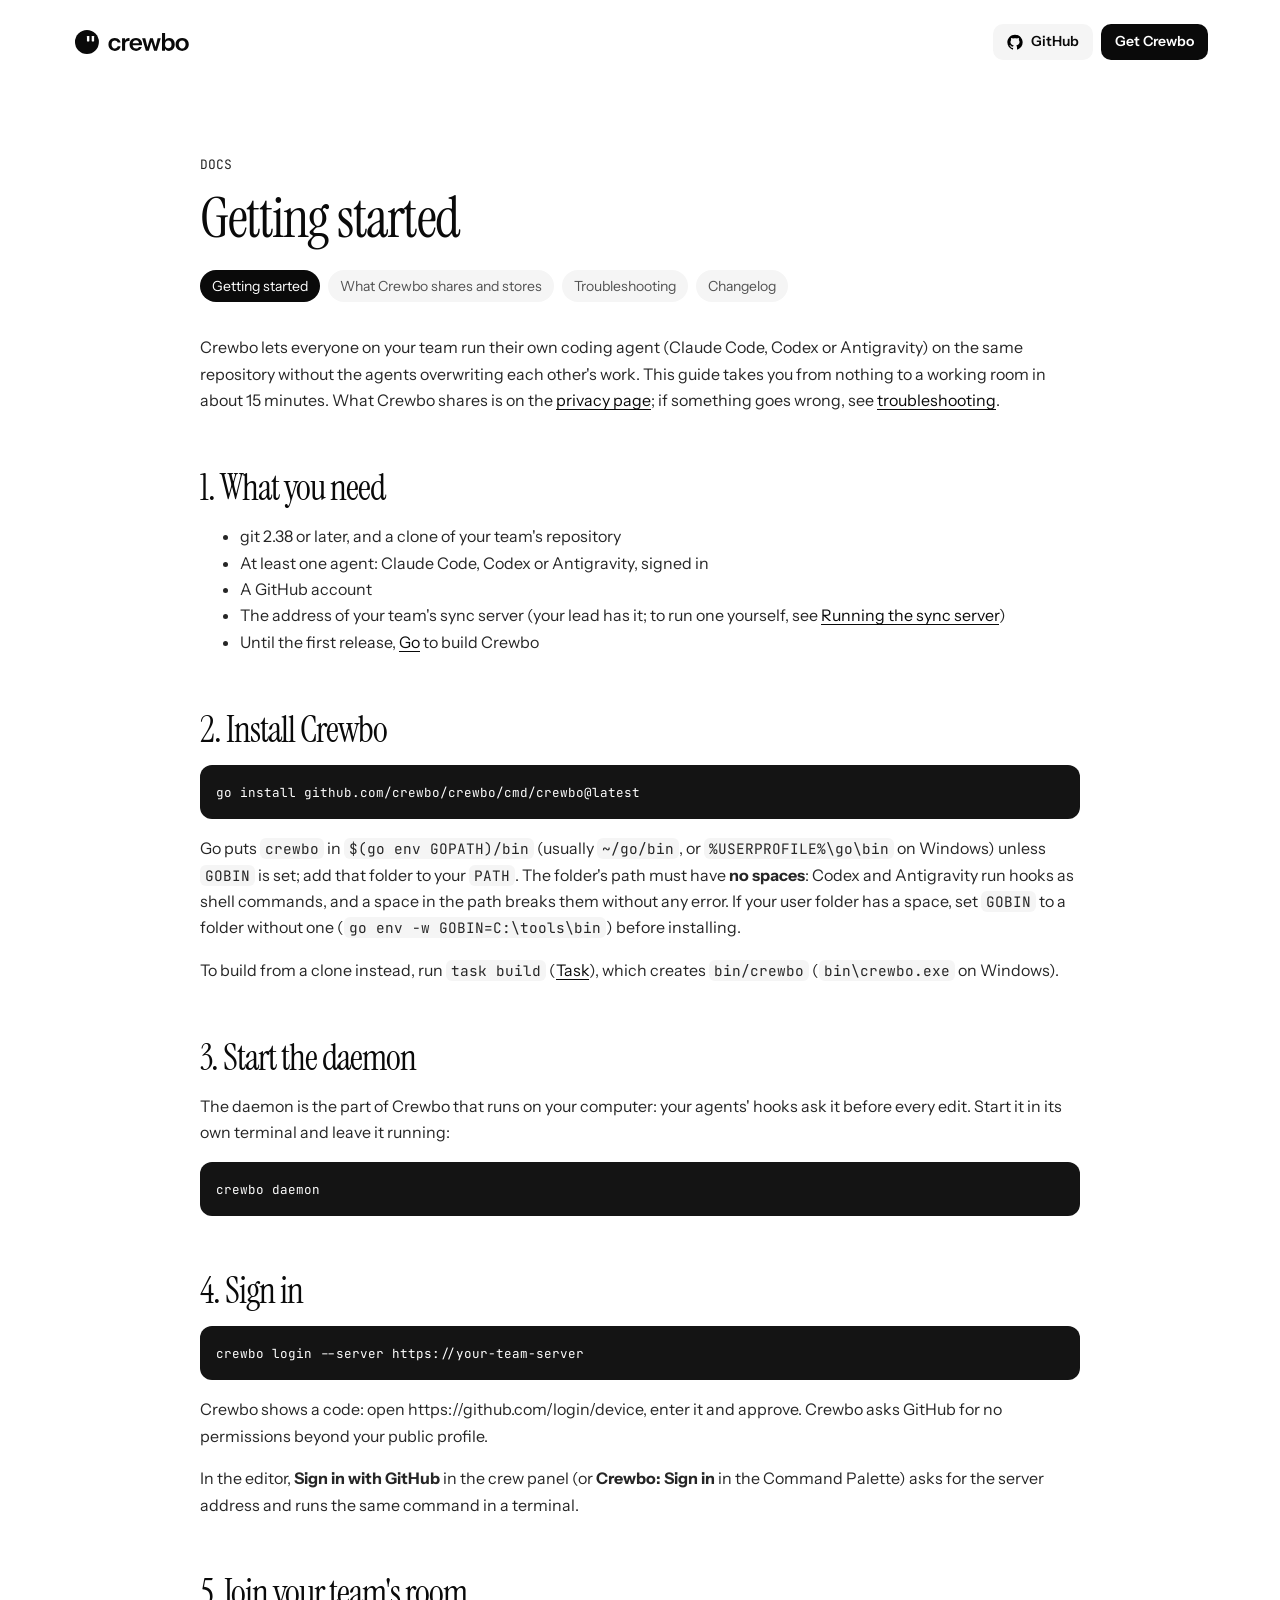
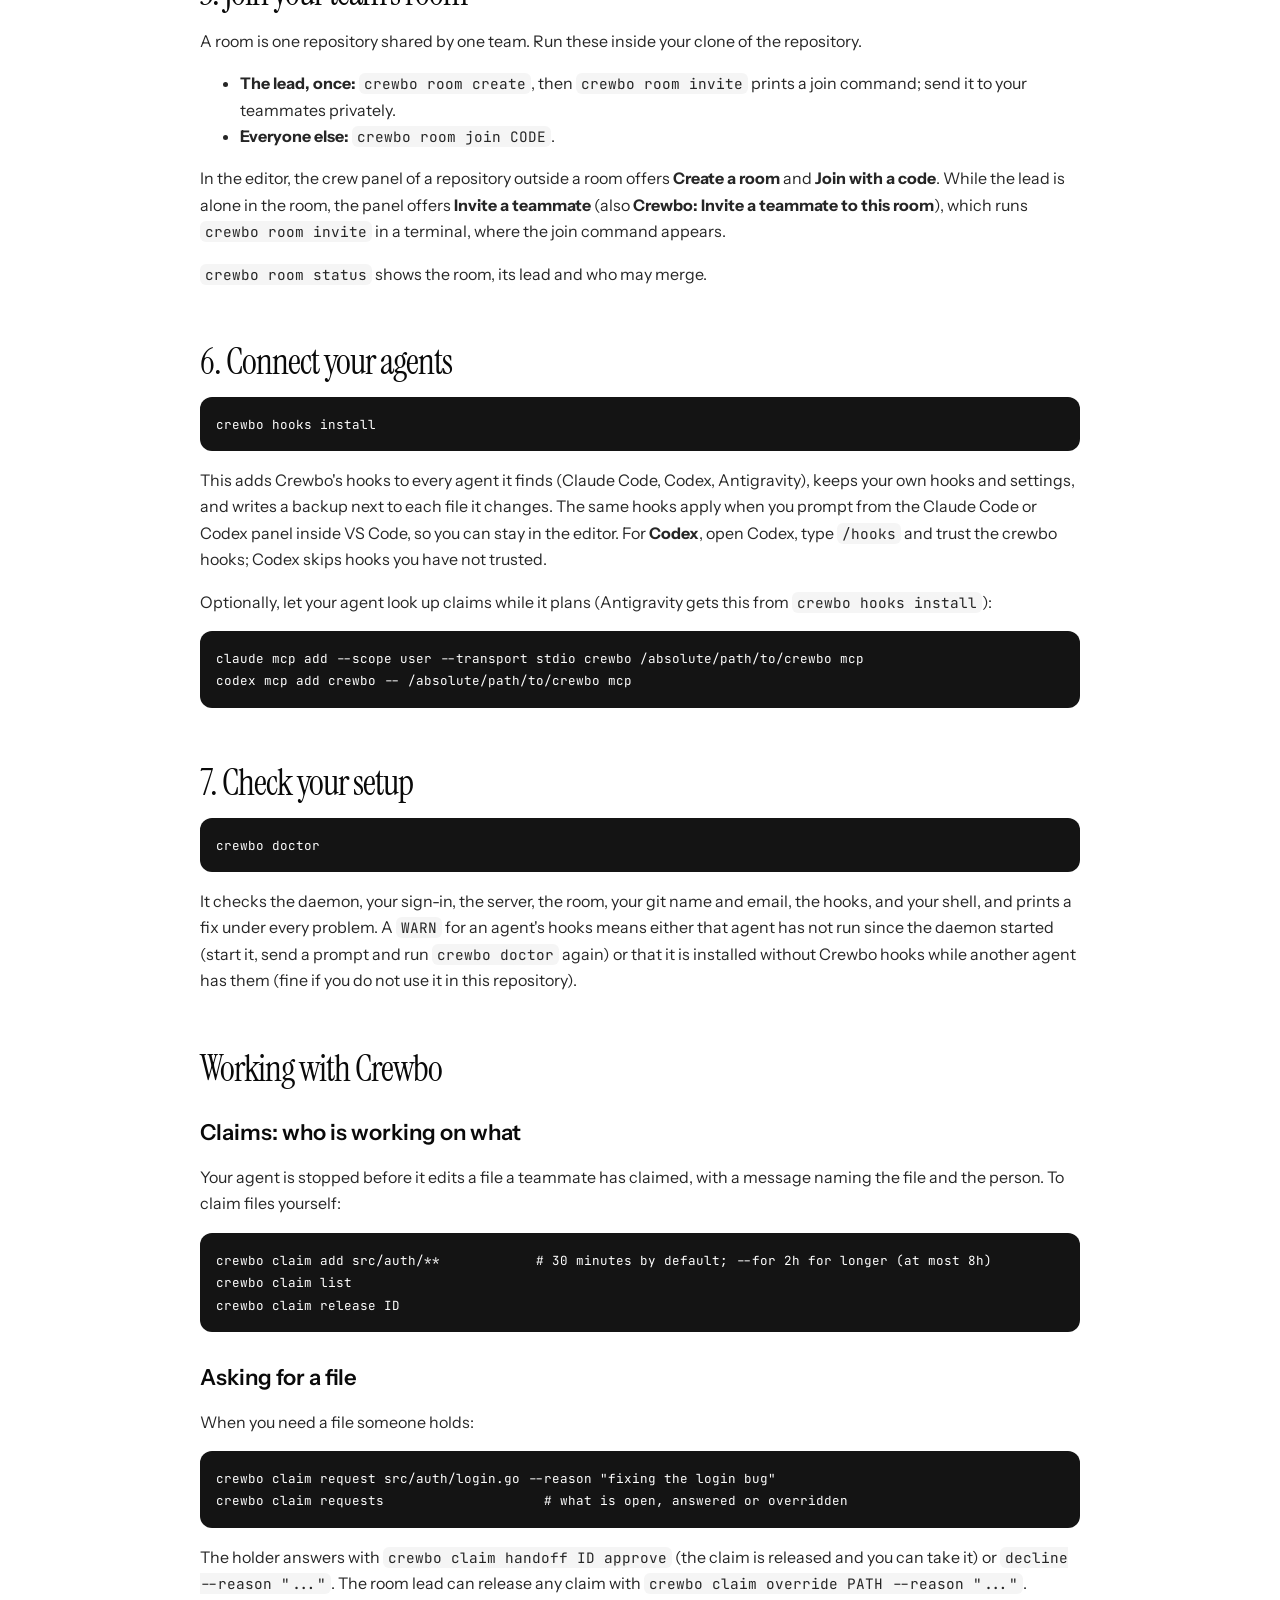
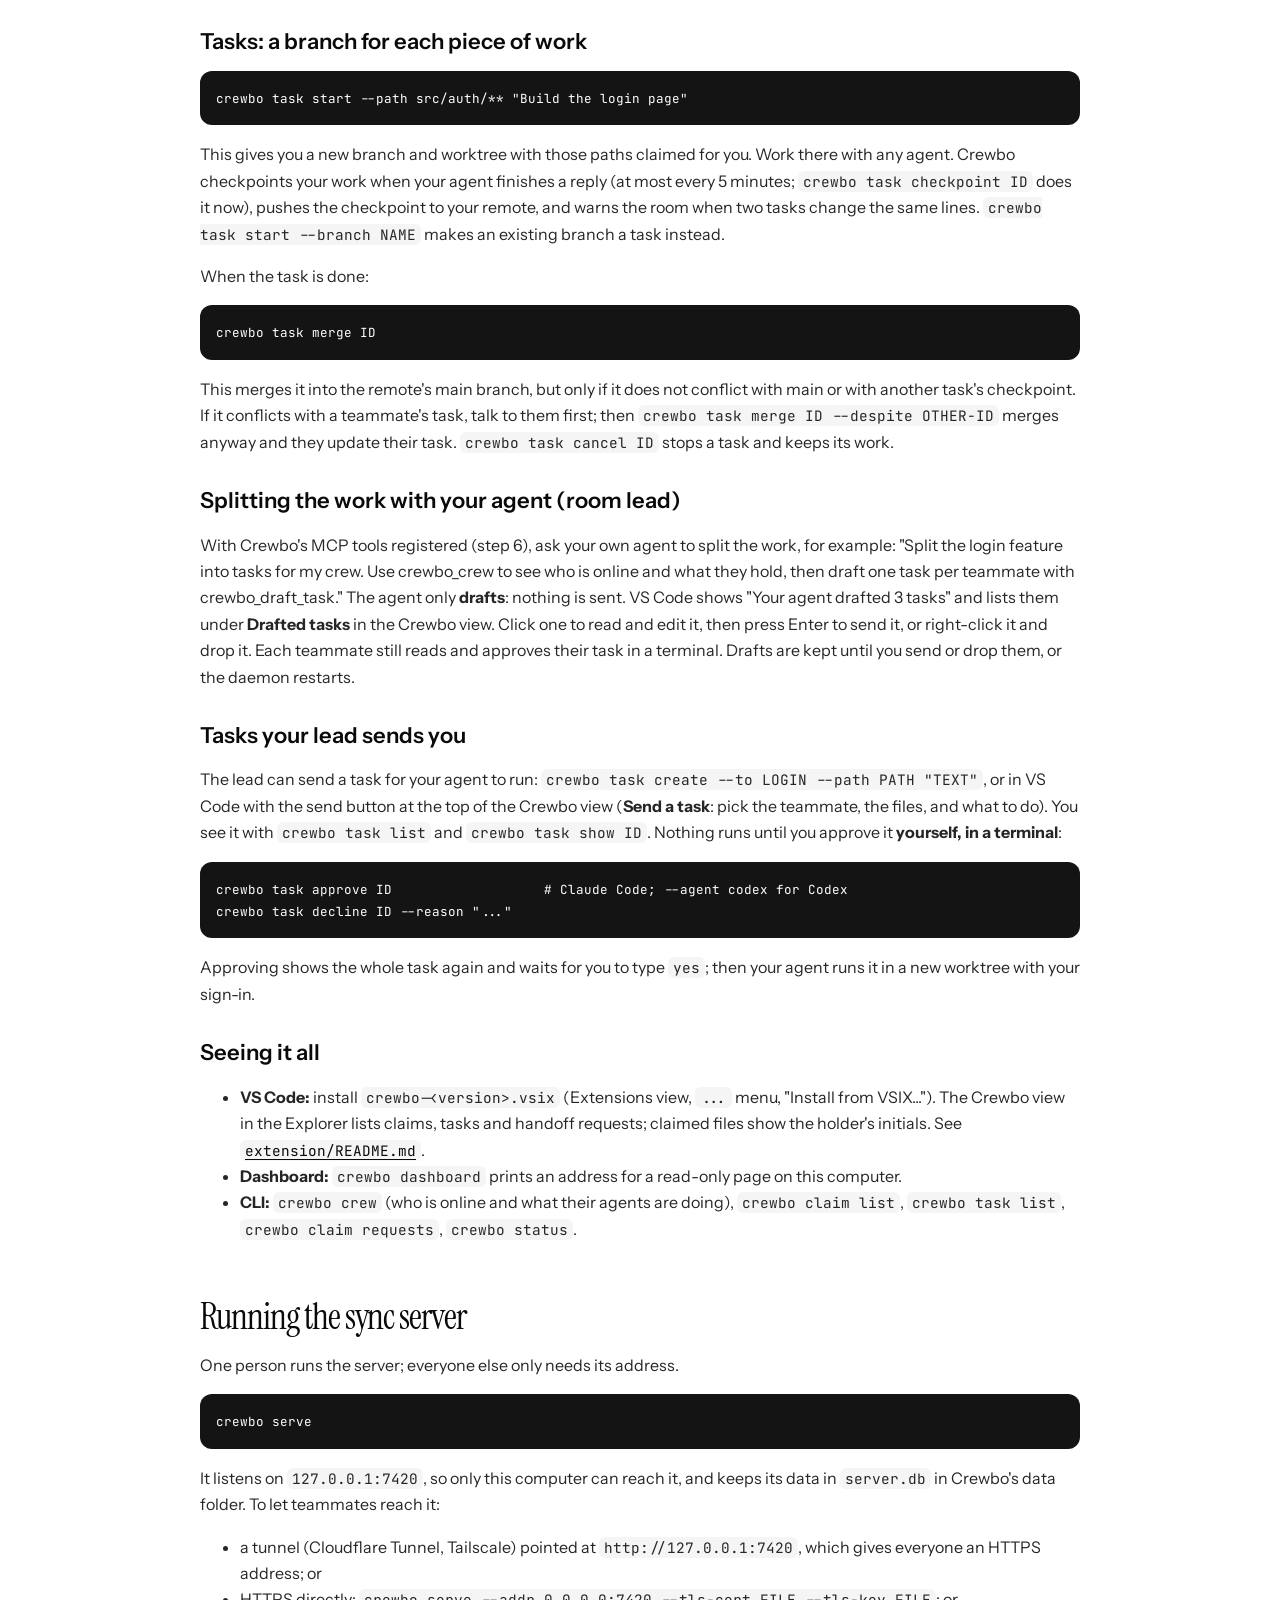
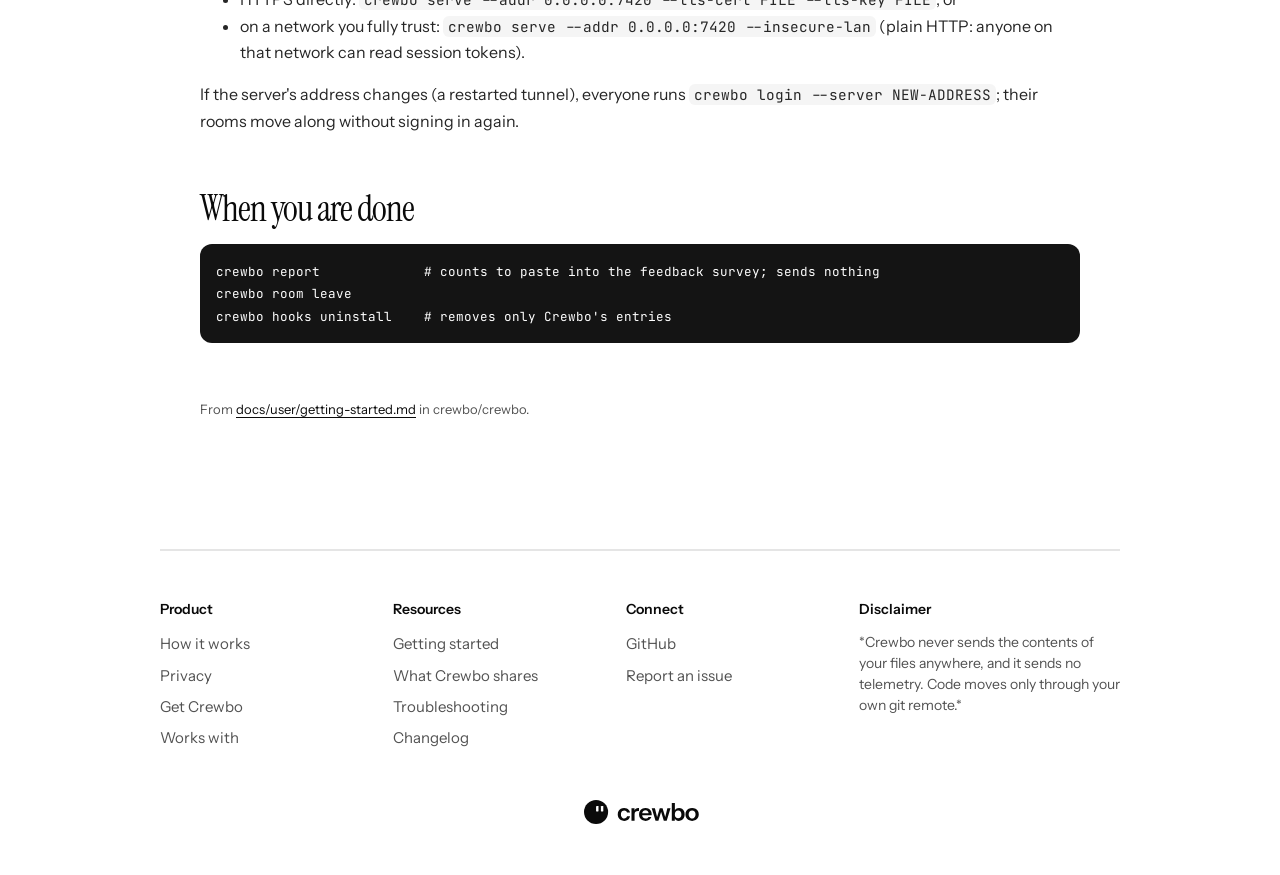
<file: getting-started.html>
<!doctype html>
<html lang="en">
<head>
<meta charset="utf-8">
<meta name="viewport" content="width=device-width, initial-scale=1">
<title>Getting started · Crewbo</title>
<meta name="color-scheme" content="light">
<link rel="icon" href="brand/assets/png/favicon.ico" sizes="any">
<link rel="icon" href="brand/assets/svg/logo/mark-black.svg" type="image/svg+xml">
<link rel="stylesheet" href="brand/tokens/tokens.css">
<link rel="stylesheet" href="site.css">
</head>
<body class="doc-page">
<a class="skip" href="#main">Skip to content</a>
<header class="nav">
  <a class="brand" href="index.html" aria-label="Crewbo home"><img src="brand/assets/svg/logo/lockup-light.svg" alt="" width="120" height="30"></a>
  <div class="nav-cta">
    <a class="button small soft" href="https://github.com/crewbo/crewbo"><img src="assets/icons/github.svg" alt="" width="16" height="16">GitHub</a>
    <a class="button small primary" href="index.html#get">Get Crewbo</a>
  </div>
</header>
<main id="main" class="doc">
<p class="eyebrow">Docs</p>
<h1>Getting started</h1>
<nav class="doc-nav" aria-label="Docs"><a href="getting-started.html" aria-current="page">Getting started</a><a href="privacy.html">What Crewbo shares and stores</a><a href="troubleshooting.html">Troubleshooting</a><a href="changelog.html">Changelog</a></nav>
<p>Crewbo lets everyone on your team run their own coding agent (Claude Code, Codex or Antigravity) on the same repository without the agents overwriting each other's work. This guide takes you from nothing to a working room in about 15 minutes. What Crewbo shares is on the <a href="privacy.html">privacy page</a>; if something goes wrong, see <a href="troubleshooting.html">troubleshooting</a>.</p>
<h2 id="1-what-you-need">1. What you need</h2>
<ul><li>git 2.38 or later, and a clone of your team's repository</li><li>At least one agent: Claude Code, Codex or Antigravity, signed in</li><li>A GitHub account</li><li>The address of your team's sync server (your lead has it; to run one yourself, see <a href="#running-the-sync-server">Running the sync server</a>)</li><li>Until the first release, <a href="https://go.dev/dl/">Go</a> to build Crewbo</li></ul>
<h2 id="2-install-crewbo">2. Install Crewbo</h2>
<pre><code>go install github.com/crewbo/crewbo/cmd/crewbo@latest</code></pre>
<p>Go puts <code>crewbo</code> in <code>$(go env GOPATH)/bin</code> (usually <code>~/go/bin</code>, or <code>%USERPROFILE%\go\bin</code> on Windows) unless <code>GOBIN</code> is set; add that folder to your <code>PATH</code>. The folder's path must have <strong>no spaces</strong>: Codex and Antigravity run hooks as shell commands, and a space in the path breaks them without any error. If your user folder has a space, set <code>GOBIN</code> to a folder without one (<code>go env -w GOBIN=C:\tools\bin</code>) before installing.</p>
<p>To build from a clone instead, run <code>task build</code> (<a href="https://taskfile.dev">Task</a>), which creates <code>bin/crewbo</code> (<code>bin\crewbo.exe</code> on Windows).</p>
<h2 id="3-start-the-daemon">3. Start the daemon</h2>
<p>The daemon is the part of Crewbo that runs on your computer: your agents' hooks ask it before every edit. Start it in its own terminal and leave it running:</p>
<pre><code>crewbo daemon</code></pre>
<h2 id="4-sign-in">4. Sign in</h2>
<pre><code>crewbo login --server https://your-team-server</code></pre>
<p>Crewbo shows a code: open https://github.com/login/device, enter it and approve. Crewbo asks GitHub for no permissions beyond your public profile.</p>
<p>In the editor, <strong>Sign in with GitHub</strong> in the crew panel (or <strong>Crewbo: Sign in</strong> in the Command Palette) asks for the server address and runs the same command in a terminal.</p>
<h2 id="5-join-your-teams-room">5. Join your team's room</h2>
<p>A room is one repository shared by one team. Run these inside your clone of the repository.</p>
<ul><li><strong>The lead, once:</strong> <code>crewbo room create</code>, then <code>crewbo room invite</code> prints a join command; send it to your teammates privately.</li><li><strong>Everyone else:</strong> <code>crewbo room join CODE</code>.</li></ul>
<p>In the editor, the crew panel of a repository outside a room offers <strong>Create a room</strong> and <strong>Join with a code</strong>. While the lead is alone in the room, the panel offers <strong>Invite a teammate</strong> (also <strong>Crewbo: Invite a teammate to this room</strong>), which runs <code>crewbo room invite</code> in a terminal, where the join command appears.</p>
<p><code>crewbo room status</code> shows the room, its lead and who may merge.</p>
<h2 id="6-connect-your-agents">6. Connect your agents</h2>
<pre><code>crewbo hooks install</code></pre>
<p>This adds Crewbo's hooks to every agent it finds (Claude Code, Codex, Antigravity), keeps your own hooks and settings, and writes a backup next to each file it changes. The same hooks apply when you prompt from the Claude Code or Codex panel inside VS Code, so you can stay in the editor. For <strong>Codex</strong>, open Codex, type <code>/hooks</code> and trust the crewbo hooks; Codex skips hooks you have not trusted.</p>
<p>Optionally, let your agent look up claims while it plans (Antigravity gets this from <code>crewbo hooks install</code>):</p>
<pre><code>claude mcp add --scope user --transport stdio crewbo /absolute/path/to/crewbo mcp
codex mcp add crewbo -- /absolute/path/to/crewbo mcp</code></pre>
<h2 id="7-check-your-setup">7. Check your setup</h2>
<pre><code>crewbo doctor</code></pre>
<p>It checks the daemon, your sign-in, the server, the room, your git name and email, the hooks, and your shell, and prints a fix under every problem. A <code>WARN</code> for an agent's hooks means either that agent has not run since the daemon started (start it, send a prompt and run <code>crewbo doctor</code> again) or that it is installed without Crewbo hooks while another agent has them (fine if you do not use it in this repository).</p>
<h2 id="working-with-crewbo">Working with Crewbo</h2>
<h3 id="claims-who-is-working-on-what">Claims: who is working on what</h3>
<p>Your agent is stopped before it edits a file a teammate has claimed, with a message naming the file and the person. To claim files yourself:</p>
<pre><code>crewbo claim add src/auth/**            # 30 minutes by default; --for 2h for longer (at most 8h)
crewbo claim list
crewbo claim release ID</code></pre>
<h3 id="asking-for-a-file">Asking for a file</h3>
<p>When you need a file someone holds:</p>
<pre><code>crewbo claim request src/auth/login.go --reason "fixing the login bug"
crewbo claim requests                    # what is open, answered or overridden</code></pre>
<p>The holder answers with <code>crewbo claim handoff ID approve</code> (the claim is released and you can take it) or <code>decline --reason "..."</code>. The room lead can release any claim with <code>crewbo claim override PATH --reason "..."</code>.</p>
<h3 id="tasks-a-branch-for-each-piece-of-work">Tasks: a branch for each piece of work</h3>
<pre><code>crewbo task start --path src/auth/** "Build the login page"</code></pre>
<p>This gives you a new branch and worktree with those paths claimed for you. Work there with any agent. Crewbo checkpoints your work when your agent finishes a reply (at most every 5 minutes; <code>crewbo task checkpoint ID</code> does it now), pushes the checkpoint to your remote, and warns the room when two tasks change the same lines. <code>crewbo task start --branch NAME</code> makes an existing branch a task instead.</p>
<p>When the task is done:</p>
<pre><code>crewbo task merge ID</code></pre>
<p>This merges it into the remote's main branch, but only if it does not conflict with main or with another task's checkpoint. If it conflicts with a teammate's task, talk to them first; then <code>crewbo task merge ID --despite OTHER-ID</code> merges anyway and they update their task. <code>crewbo task cancel ID</code> stops a task and keeps its work.</p>
<h3 id="splitting-the-work-with-your-agent-room-lead">Splitting the work with your agent (room lead)</h3>
<p>With Crewbo's MCP tools registered (step 6), ask your own agent to split the work, for example: "Split the login feature into tasks for my crew. Use crewbo_crew to see who is online and what they hold, then draft one task per teammate with crewbo_draft_task." The agent only <strong>drafts</strong>: nothing is sent. VS Code shows "Your agent drafted 3 tasks" and lists them under <strong>Drafted tasks</strong> in the Crewbo view. Click one to read and edit it, then press Enter to send it, or right-click it and drop it. Each teammate still reads and approves their task in a terminal. Drafts are kept until you send or drop them, or the daemon restarts.</p>
<h3 id="tasks-your-lead-sends-you">Tasks your lead sends you</h3>
<p>The lead can send a task for your agent to run: <code>crewbo task create --to LOGIN --path PATH "TEXT"</code>, or in VS Code with the send button at the top of the Crewbo view (<strong>Send a task</strong>: pick the teammate, the files, and what to do). You see it with <code>crewbo task list</code> and <code>crewbo task show ID</code>. Nothing runs until you approve it <strong>yourself, in a terminal</strong>:</p>
<pre><code>crewbo task approve ID                   # Claude Code; --agent codex for Codex
crewbo task decline ID --reason "..."</code></pre>
<p>Approving shows the whole task again and waits for you to type <code>yes</code>; then your agent runs it in a new worktree with your sign-in.</p>
<h3 id="seeing-it-all">Seeing it all</h3>
<ul><li><strong>VS Code:</strong> install <code>crewbo-&lt;version&gt;.vsix</code> (Extensions view, <code>...</code> menu, "Install from VSIX..."). The Crewbo view in the Explorer lists claims, tasks and handoff requests; claimed files show the holder's initials. See <a href="https://github.com/crewbo/crewbo/blob/7d5a7f8034226369f1a2bcc2d415fd64dd2f8bc6/extension/README.md"><code>extension/README.md</code></a>.</li><li><strong>Dashboard:</strong> <code>crewbo dashboard</code> prints an address for a read-only page on this computer.</li><li><strong>CLI:</strong> <code>crewbo crew</code> (who is online and what their agents are doing), <code>crewbo claim list</code>, <code>crewbo task list</code>, <code>crewbo claim requests</code>, <code>crewbo status</code>.</li></ul>
<h2 id="running-the-sync-server">Running the sync server</h2>
<p>One person runs the server; everyone else only needs its address.</p>
<pre><code>crewbo serve</code></pre>
<p>It listens on <code>127.0.0.1:7420</code>, so only this computer can reach it, and keeps its data in <code>server.db</code> in Crewbo's data folder. To let teammates reach it:</p>
<ul><li>a tunnel (Cloudflare Tunnel, Tailscale) pointed at <code>http://127.0.0.1:7420</code>, which gives everyone an HTTPS address; or</li><li>HTTPS directly: <code>crewbo serve --addr 0.0.0.0:7420 --tls-cert FILE --tls-key FILE</code>; or</li><li>on a network you fully trust: <code>crewbo serve --addr 0.0.0.0:7420 --insecure-lan</code> (plain HTTP: anyone on that network can read session tokens).</li></ul>
<p>If the server's address changes (a restarted tunnel), everyone runs <code>crewbo login --server NEW-ADDRESS</code>; their rooms move along without signing in again.</p>
<h2 id="when-you-are-done">When you are done</h2>
<pre><code>crewbo report             # counts to paste into the feedback survey; sends nothing
crewbo room leave
crewbo hooks uninstall    # removes only Crewbo's entries</code></pre>
<p class="doc-source">From <a href="https://github.com/crewbo/crewbo/blob/7d5a7f8034226369f1a2bcc2d415fd64dd2f8bc6/docs/user/getting-started.md">docs/user/getting-started.md</a> in crewbo/crewbo.</p>
</main>
<footer>
  <div class="foot-cols">
    <div><p class="foot-h">Product</p><a href="index.html#how">How it works</a><a href="index.html#private">Privacy</a><a href="index.html#get">Get Crewbo</a><a href="index.html#works">Works with</a></div>
    <div><p class="foot-h">Resources</p><a href="getting-started.html">Getting started</a><a href="privacy.html">What Crewbo shares</a><a href="troubleshooting.html">Troubleshooting</a><a href="changelog.html">Changelog</a></div>
    <div><p class="foot-h">Connect</p><a href="https://github.com/crewbo/crewbo">GitHub</a><a href="https://github.com/crewbo/crewbo/issues">Report an issue</a></div>
    <div class="foot-note"><p class="foot-h">Disclaimer</p><p>*Crewbo never sends the contents of your files anywhere, and it sends no telemetry. Code moves only through your own git remote.*</p></div>
  </div>
  <a class="foot-mini" href="index.html" aria-label="Crewbo home"><img src="brand/assets/svg/logo/lockup-light.svg" alt="" width="120" height="30"></a>
</footer>
</body>
</html>
</file>
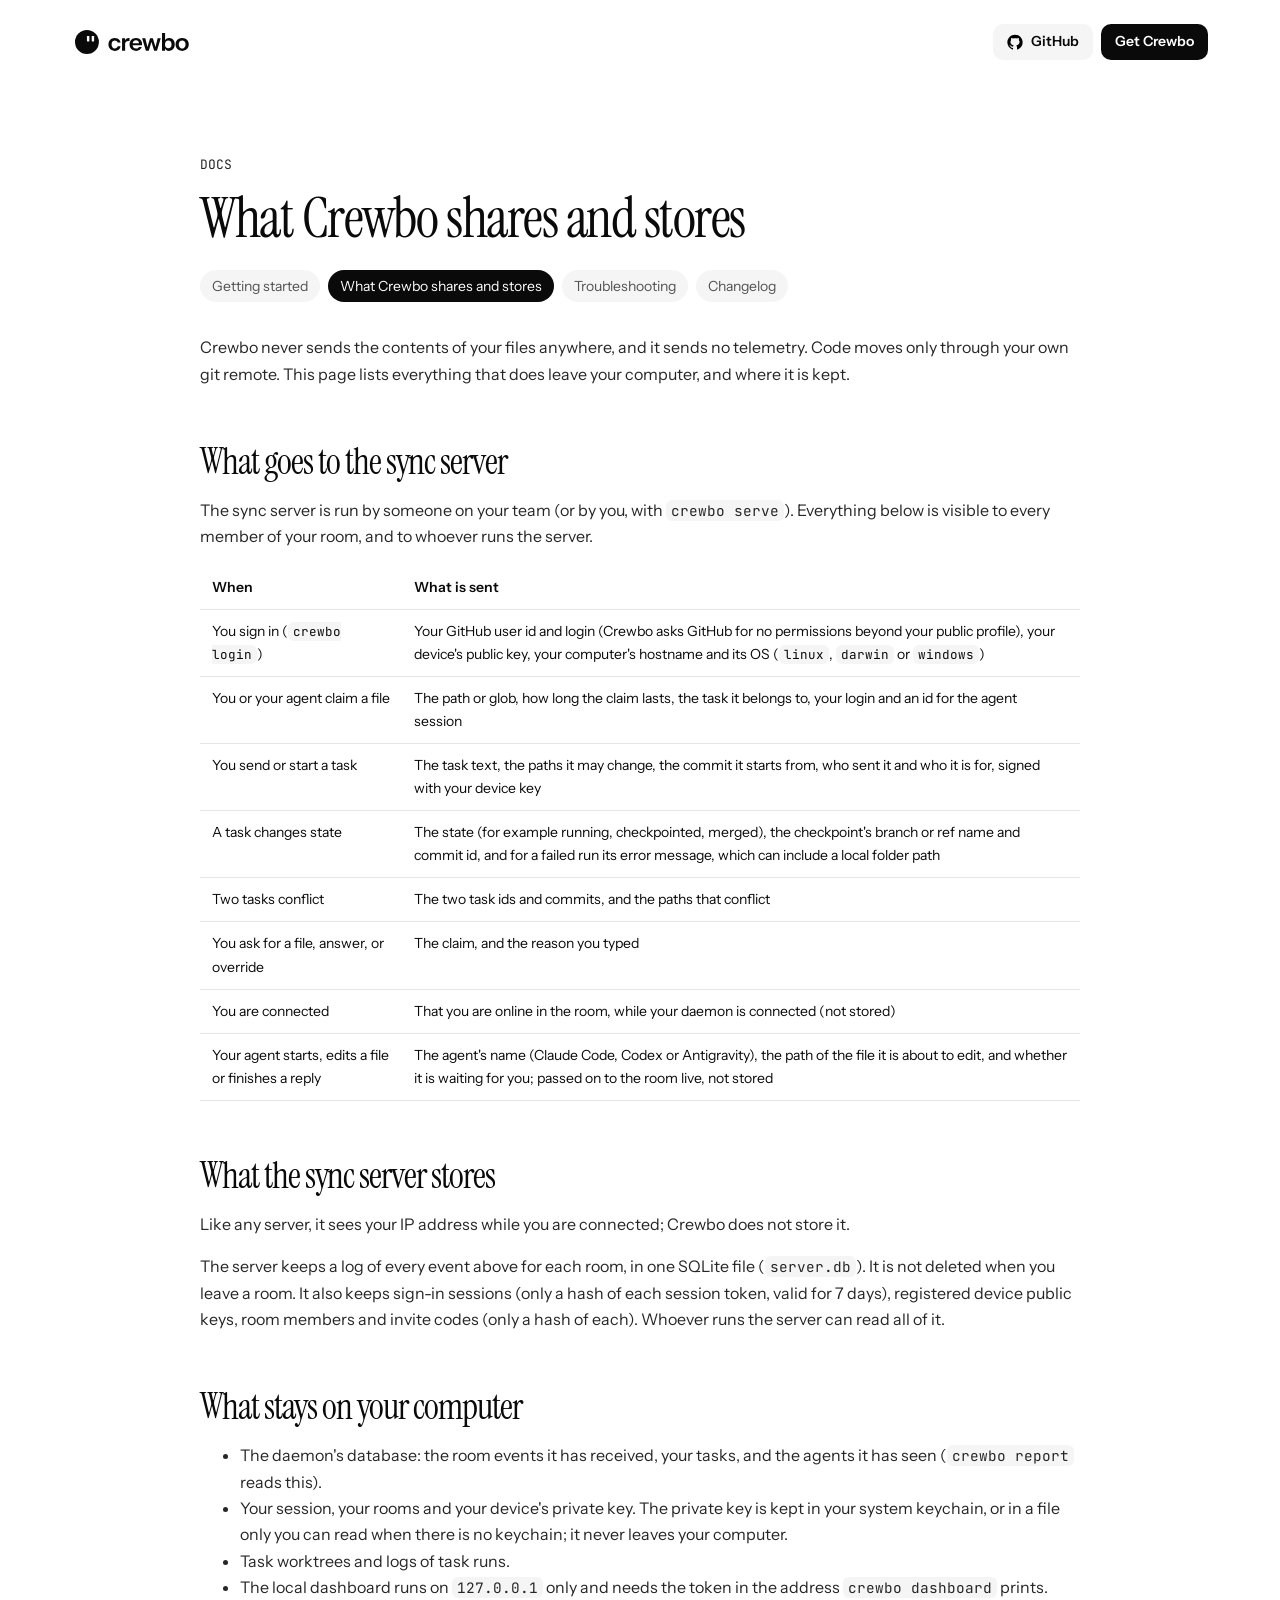
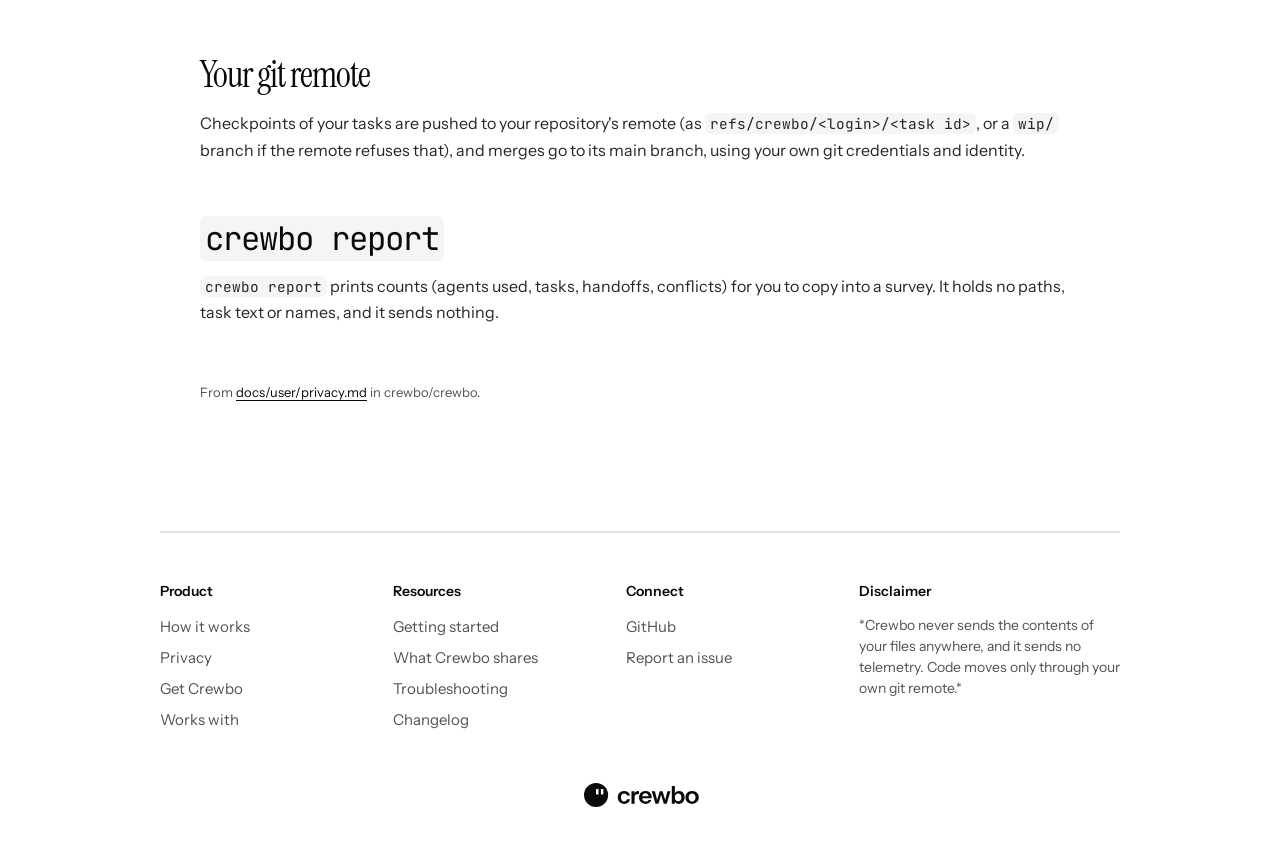
<file: privacy.html>
<!doctype html>
<html lang="en">
<head>
<meta charset="utf-8">
<meta name="viewport" content="width=device-width, initial-scale=1">
<title>What Crewbo shares and stores · Crewbo</title>
<meta name="color-scheme" content="light">
<link rel="icon" href="brand/assets/png/favicon.ico" sizes="any">
<link rel="icon" href="brand/assets/svg/logo/mark-black.svg" type="image/svg+xml">
<link rel="stylesheet" href="brand/tokens/tokens.css">
<link rel="stylesheet" href="site.css">
</head>
<body class="doc-page">
<a class="skip" href="#main">Skip to content</a>
<header class="nav">
  <a class="brand" href="index.html" aria-label="Crewbo home"><img src="brand/assets/svg/logo/lockup-light.svg" alt="" width="120" height="30"></a>
  <div class="nav-cta">
    <a class="button small soft" href="https://github.com/crewbo/crewbo"><img src="assets/icons/github.svg" alt="" width="16" height="16">GitHub</a>
    <a class="button small primary" href="index.html#get">Get Crewbo</a>
  </div>
</header>
<main id="main" class="doc">
<p class="eyebrow">Docs</p>
<h1>What Crewbo shares and stores</h1>
<nav class="doc-nav" aria-label="Docs"><a href="getting-started.html">Getting started</a><a href="privacy.html" aria-current="page">What Crewbo shares and stores</a><a href="troubleshooting.html">Troubleshooting</a><a href="changelog.html">Changelog</a></nav>
<p>Crewbo never sends the contents of your files anywhere, and it sends no telemetry. Code moves only through your own git remote. This page lists everything that does leave your computer, and where it is kept.</p>
<h2 id="what-goes-to-the-sync-server">What goes to the sync server</h2>
<p>The sync server is run by someone on your team (or by you, with <code>crewbo serve</code>). Everything below is visible to every member of your room, and to whoever runs the server.</p>
<div class="table"><table><thead><tr><th>When</th><th>What is sent</th></tr></thead><tbody><tr><td>You sign in (<code>crewbo login</code>)</td><td>Your GitHub user id and login (Crewbo asks GitHub for no permissions beyond your public profile), your device's public key, your computer's hostname and its OS (<code>linux</code>, <code>darwin</code> or <code>windows</code>)</td></tr><tr><td>You or your agent claim a file</td><td>The path or glob, how long the claim lasts, the task it belongs to, your login and an id for the agent session</td></tr><tr><td>You send or start a task</td><td>The task text, the paths it may change, the commit it starts from, who sent it and who it is for, signed with your device key</td></tr><tr><td>A task changes state</td><td>The state (for example running, checkpointed, merged), the checkpoint's branch or ref name and commit id, and for a failed run its error message, which can include a local folder path</td></tr><tr><td>Two tasks conflict</td><td>The two task ids and commits, and the paths that conflict</td></tr><tr><td>You ask for a file, answer, or override</td><td>The claim, and the reason you typed</td></tr><tr><td>You are connected</td><td>That you are online in the room, while your daemon is connected (not stored)</td></tr><tr><td>Your agent starts, edits a file or finishes a reply</td><td>The agent's name (Claude Code, Codex or Antigravity), the path of the file it is about to edit, and whether it is waiting for you; passed on to the room live, not stored</td></tr></tbody></table></div>
<h2 id="what-the-sync-server-stores">What the sync server stores</h2>
<p>Like any server, it sees your IP address while you are connected; Crewbo does not store it.</p>
<p>The server keeps a log of every event above for each room, in one SQLite file (<code>server.db</code>). It is not deleted when you leave a room. It also keeps sign-in sessions (only a hash of each session token, valid for 7 days), registered device public keys, room members and invite codes (only a hash of each). Whoever runs the server can read all of it.</p>
<h2 id="what-stays-on-your-computer">What stays on your computer</h2>
<ul><li>The daemon's database: the room events it has received, your tasks, and the agents it has seen (<code>crewbo report</code> reads this).</li><li>Your session, your rooms and your device's private key. The private key is kept in your system keychain, or in a file only you can read when there is no keychain; it never leaves your computer.</li><li>Task worktrees and logs of task runs.</li><li>The local dashboard runs on <code>127.0.0.1</code> only and needs the token in the address <code>crewbo dashboard</code> prints.</li></ul>
<h2 id="your-git-remote">Your git remote</h2>
<p>Checkpoints of your tasks are pushed to your repository's remote (as <code>refs/crewbo/&lt;login&gt;/&lt;task id&gt;</code>, or a <code>wip/</code> branch if the remote refuses that), and merges go to its main branch, using your own git credentials and identity.</p>
<h2 id="crewbo-report"><code>crewbo report</code></h2>
<p><code>crewbo report</code> prints counts (agents used, tasks, handoffs, conflicts) for you to copy into a survey. It holds no paths, task text or names, and it sends nothing.</p>
<p class="doc-source">From <a href="https://github.com/crewbo/crewbo/blob/7d5a7f8034226369f1a2bcc2d415fd64dd2f8bc6/docs/user/privacy.md">docs/user/privacy.md</a> in crewbo/crewbo.</p>
</main>
<footer>
  <div class="foot-cols">
    <div><p class="foot-h">Product</p><a href="index.html#how">How it works</a><a href="index.html#private">Privacy</a><a href="index.html#get">Get Crewbo</a><a href="index.html#works">Works with</a></div>
    <div><p class="foot-h">Resources</p><a href="getting-started.html">Getting started</a><a href="privacy.html">What Crewbo shares</a><a href="troubleshooting.html">Troubleshooting</a><a href="changelog.html">Changelog</a></div>
    <div><p class="foot-h">Connect</p><a href="https://github.com/crewbo/crewbo">GitHub</a><a href="https://github.com/crewbo/crewbo/issues">Report an issue</a></div>
    <div class="foot-note"><p class="foot-h">Disclaimer</p><p>*Crewbo never sends the contents of your files anywhere, and it sends no telemetry. Code moves only through your own git remote.*</p></div>
  </div>
  <a class="foot-mini" href="index.html" aria-label="Crewbo home"><img src="brand/assets/svg/logo/lockup-light.svg" alt="" width="120" height="30"></a>
</footer>
</body>
</html>
</file>
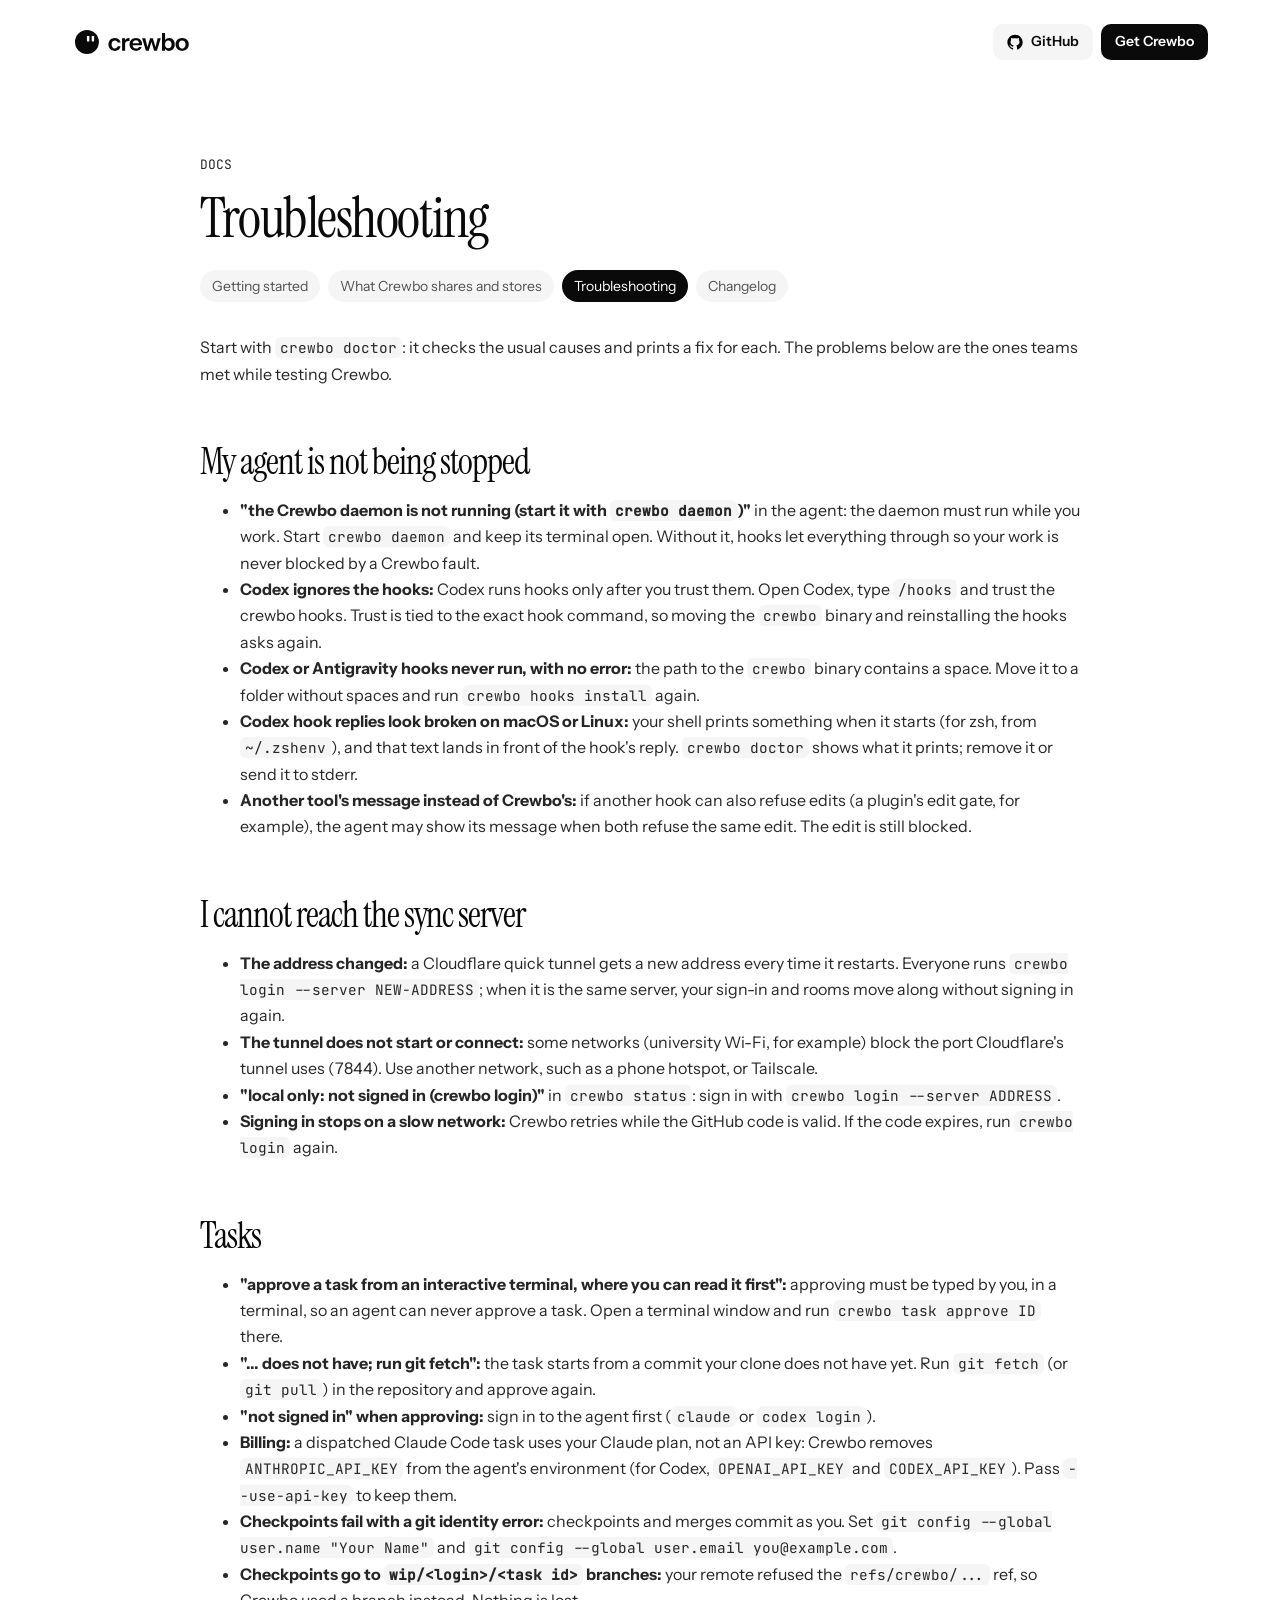
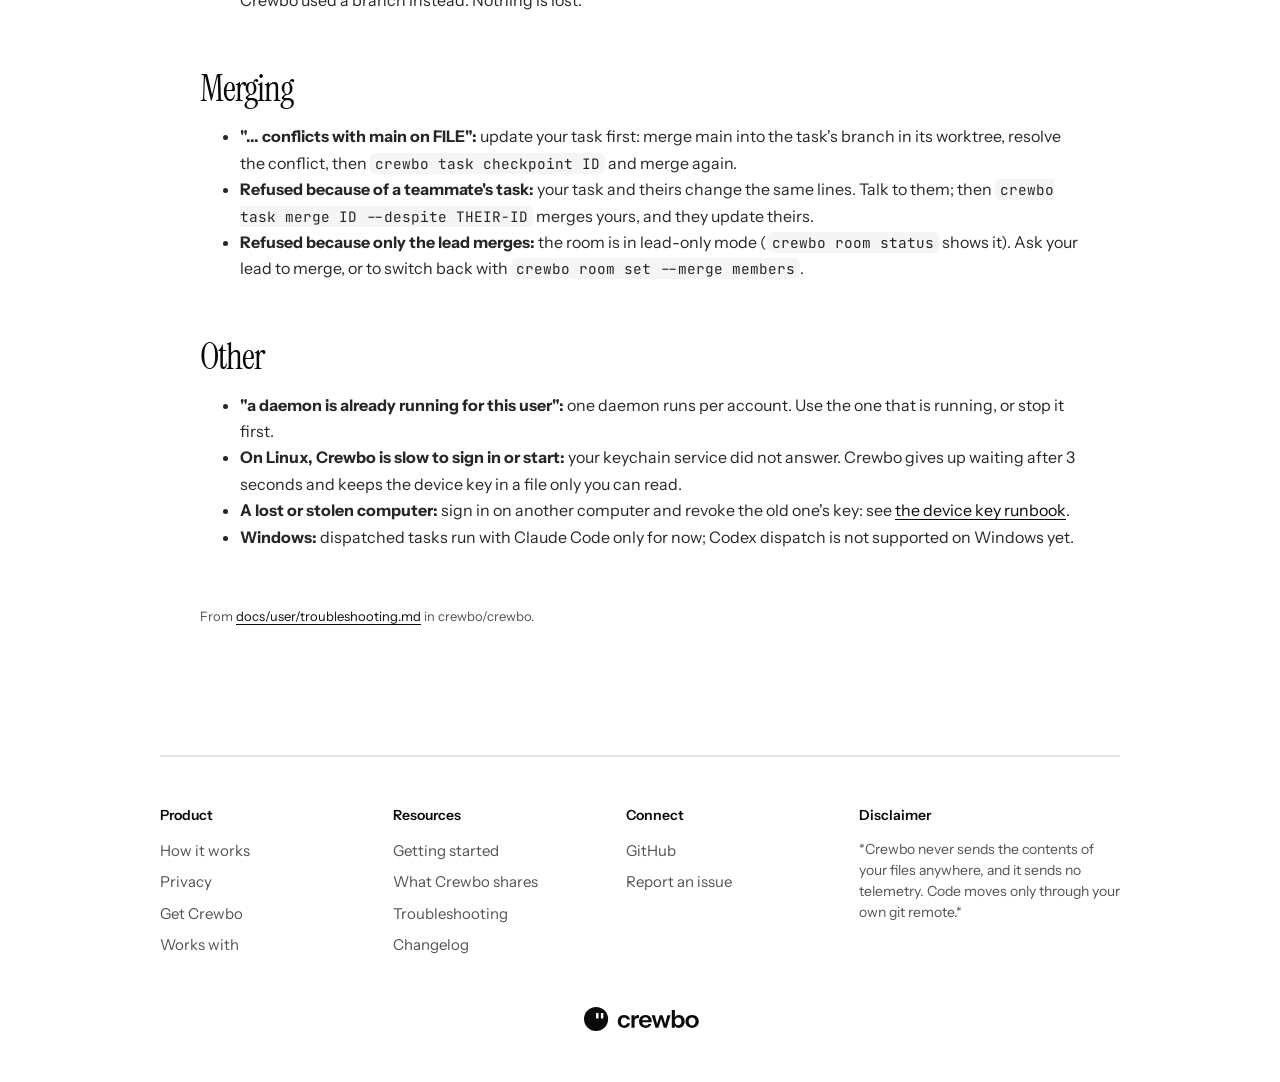
<file: troubleshooting.html>
<!doctype html>
<html lang="en">
<head>
<meta charset="utf-8">
<meta name="viewport" content="width=device-width, initial-scale=1">
<title>Troubleshooting · Crewbo</title>
<meta name="color-scheme" content="light">
<link rel="icon" href="brand/assets/png/favicon.ico" sizes="any">
<link rel="icon" href="brand/assets/svg/logo/mark-black.svg" type="image/svg+xml">
<link rel="stylesheet" href="brand/tokens/tokens.css">
<link rel="stylesheet" href="site.css">
</head>
<body class="doc-page">
<a class="skip" href="#main">Skip to content</a>
<header class="nav">
  <a class="brand" href="index.html" aria-label="Crewbo home"><img src="brand/assets/svg/logo/lockup-light.svg" alt="" width="120" height="30"></a>
  <div class="nav-cta">
    <a class="button small soft" href="https://github.com/crewbo/crewbo"><img src="assets/icons/github.svg" alt="" width="16" height="16">GitHub</a>
    <a class="button small primary" href="index.html#get">Get Crewbo</a>
  </div>
</header>
<main id="main" class="doc">
<p class="eyebrow">Docs</p>
<h1>Troubleshooting</h1>
<nav class="doc-nav" aria-label="Docs"><a href="getting-started.html">Getting started</a><a href="privacy.html">What Crewbo shares and stores</a><a href="troubleshooting.html" aria-current="page">Troubleshooting</a><a href="changelog.html">Changelog</a></nav>
<p>Start with <code>crewbo doctor</code>: it checks the usual causes and prints a fix for each. The problems below are the ones teams met while testing Crewbo.</p>
<h2 id="my-agent-is-not-being-stopped">My agent is not being stopped</h2>
<ul><li><strong>"the Crewbo daemon is not running (start it with <code>crewbo daemon</code>)"</strong> in the agent: the daemon must run while you work. Start <code>crewbo daemon</code> and keep its terminal open. Without it, hooks let everything through so your work is never blocked by a Crewbo fault.</li><li><strong>Codex ignores the hooks:</strong> Codex runs hooks only after you trust them. Open Codex, type <code>/hooks</code> and trust the crewbo hooks. Trust is tied to the exact hook command, so moving the <code>crewbo</code> binary and reinstalling the hooks asks again.</li><li><strong>Codex or Antigravity hooks never run, with no error:</strong> the path to the <code>crewbo</code> binary contains a space. Move it to a folder without spaces and run <code>crewbo hooks install</code> again.</li><li><strong>Codex hook replies look broken on macOS or Linux:</strong> your shell prints something when it starts (for zsh, from <code>~/.zshenv</code>), and that text lands in front of the hook's reply. <code>crewbo doctor</code> shows what it prints; remove it or send it to stderr.</li><li><strong>Another tool's message instead of Crewbo's:</strong> if another hook can also refuse edits (a plugin's edit gate, for example), the agent may show its message when both refuse the same edit. The edit is still blocked.</li></ul>
<h2 id="i-cannot-reach-the-sync-server">I cannot reach the sync server</h2>
<ul><li><strong>The address changed:</strong> a Cloudflare quick tunnel gets a new address every time it restarts. Everyone runs <code>crewbo login --server NEW-ADDRESS</code>; when it is the same server, your sign-in and rooms move along without signing in again.</li><li><strong>The tunnel does not start or connect:</strong> some networks (university Wi-Fi, for example) block the port Cloudflare's tunnel uses (7844). Use another network, such as a phone hotspot, or Tailscale.</li><li><strong>"local only: not signed in (crewbo login)"</strong> in <code>crewbo status</code>: sign in with <code>crewbo login --server ADDRESS</code>.</li><li><strong>Signing in stops on a slow network:</strong> Crewbo retries while the GitHub code is valid. If the code expires, run <code>crewbo login</code> again.</li></ul>
<h2 id="tasks">Tasks</h2>
<ul><li><strong>"approve a task from an interactive terminal, where you can read it first":</strong> approving must be typed by you, in a terminal, so an agent can never approve a task. Open a terminal window and run <code>crewbo task approve ID</code> there.</li><li><strong>"... does not have; run git fetch":</strong> the task starts from a commit your clone does not have yet. Run <code>git fetch</code> (or <code>git pull</code>) in the repository and approve again.</li><li><strong>"not signed in" when approving:</strong> sign in to the agent first (<code>claude</code> or <code>codex login</code>).</li><li><strong>Billing:</strong> a dispatched Claude Code task uses your Claude plan, not an API key: Crewbo removes <code>ANTHROPIC_API_KEY</code> from the agent's environment (for Codex, <code>OPENAI_API_KEY</code> and <code>CODEX_API_KEY</code>). Pass <code>--use-api-key</code> to keep them.</li><li><strong>Checkpoints fail with a git identity error:</strong> checkpoints and merges commit as you. Set <code>git config --global user.name "Your Name"</code> and <code>git config --global user.email you@example.com</code>.</li><li><strong>Checkpoints go to <code>wip/&lt;login&gt;/&lt;task id&gt;</code> branches:</strong> your remote refused the <code>refs/crewbo/...</code> ref, so Crewbo used a branch instead. Nothing is lost.</li></ul>
<h2 id="merging">Merging</h2>
<ul><li><strong>"... conflicts with main on FILE":</strong> update your task first: merge main into the task's branch in its worktree, resolve the conflict, then <code>crewbo task checkpoint ID</code> and merge again.</li><li><strong>Refused because of a teammate's task:</strong> your task and theirs change the same lines. Talk to them; then <code>crewbo task merge ID --despite THEIR-ID</code> merges yours, and they update theirs.</li><li><strong>Refused because only the lead merges:</strong> the room is in lead-only mode (<code>crewbo room status</code> shows it). Ask your lead to merge, or to switch back with <code>crewbo room set --merge members</code>.</li></ul>
<h2 id="other">Other</h2>
<ul><li><strong>"a daemon is already running for this user":</strong> one daemon runs per account. Use the one that is running, or stop it first.</li><li><strong>On Linux, Crewbo is slow to sign in or start:</strong> your keychain service did not answer. Crewbo gives up waiting after 3 seconds and keeps the device key in a file only you can read.</li><li><strong>A lost or stolen computer:</strong> sign in on another computer and revoke the old one's key: see <a href="https://github.com/crewbo/crewbo/blob/7d5a7f8034226369f1a2bcc2d415fd64dd2f8bc6/docs/runbooks/device-key-rotation.md">the device key runbook</a>.</li><li><strong>Windows:</strong> dispatched tasks run with Claude Code only for now; Codex dispatch is not supported on Windows yet.</li></ul>
<p class="doc-source">From <a href="https://github.com/crewbo/crewbo/blob/7d5a7f8034226369f1a2bcc2d415fd64dd2f8bc6/docs/user/troubleshooting.md">docs/user/troubleshooting.md</a> in crewbo/crewbo.</p>
</main>
<footer>
  <div class="foot-cols">
    <div><p class="foot-h">Product</p><a href="index.html#how">How it works</a><a href="index.html#private">Privacy</a><a href="index.html#get">Get Crewbo</a><a href="index.html#works">Works with</a></div>
    <div><p class="foot-h">Resources</p><a href="getting-started.html">Getting started</a><a href="privacy.html">What Crewbo shares</a><a href="troubleshooting.html">Troubleshooting</a><a href="changelog.html">Changelog</a></div>
    <div><p class="foot-h">Connect</p><a href="https://github.com/crewbo/crewbo">GitHub</a><a href="https://github.com/crewbo/crewbo/issues">Report an issue</a></div>
    <div class="foot-note"><p class="foot-h">Disclaimer</p><p>*Crewbo never sends the contents of your files anywhere, and it sends no telemetry. Code moves only through your own git remote.*</p></div>
  </div>
  <a class="foot-mini" href="index.html" aria-label="Crewbo home"><img src="brand/assets/svg/logo/lockup-light.svg" alt="" width="120" height="30"></a>
</footer>
</body>
</html>
</file>
<file: brand/tokens/tokens.css>
/* Generated from tokens.json. Do not edit by hand: change tokens.json and regenerate. */
:root {
  --cb-color-ink: #0A0A0A;
  --cb-color-paper: #FFFFFF;
  --cb-color-gray-100: #F5F5F5;
  --cb-color-gray-200: #E5E5E5;
  --cb-color-gray-400: #A3A3A3;
  --cb-color-gray-500: #737373;
  --cb-color-gray-450: #858585;
  --cb-color-gray-600: #525252;
  --cb-color-gray-700: #404040;
  --cb-color-gray-800: #262626;
  --cb-color-surface-dark-chrome: #0A0A0A;
  --cb-color-surface-dark-editor: #141414;
  --cb-color-surface-dark-panel: #0F0F0F;
  --cb-color-surface-dark-row: #171717;
  --cb-color-surface-dark-rowActive: #1A1A1A;
  --cb-color-surface-dark-line: #262626;
  --cb-color-signal-claimed: #15803D;
  --cb-color-signal-synced: #1D4ED8;
  --cb-color-signal-handoff: #F59E0B;
  --cb-color-signal-conflict: #DC2626;
  --cb-color-team-cobalt-base: #1D4ED8;
  --cb-color-team-cobalt-tint: #93C5FD;
  --cb-color-team-cobalt-highlight: rgba(29,78,216,0.16);
  --cb-color-team-teal-base: #0F766E;
  --cb-color-team-teal-tint: #5EEAD4;
  --cb-color-team-teal-highlight: rgba(15,118,110,0.18);
  --cb-color-team-moss-base: #15803D;
  --cb-color-team-moss-tint: #86EFAC;
  --cb-color-team-moss-highlight: rgba(21,128,61,0.18);
  --cb-color-team-ember-base: #C2410C;
  --cb-color-team-ember-tint: #FDBA74;
  --cb-color-team-ember-highlight: rgba(194,65,12,0.16);
  --cb-color-team-ochre-base: #A16207;
  --cb-color-team-ochre-tint: #FDE047;
  --cb-color-team-ochre-highlight: rgba(161,98,7,0.18);
  --cb-color-team-rose-base: #BE185D;
  --cb-color-team-rose-tint: #F9A8D4;
  --cb-color-team-rose-highlight: rgba(190,24,93,0.16);
  --cb-color-team-violet-base: #7E22CE;
  --cb-color-team-violet-tint: #D8B4FE;
  --cb-color-team-violet-highlight: rgba(126,34,206,0.16);
  --cb-color-team-indigo-base: #4338CA;
  --cb-color-team-indigo-tint: #A5B4FC;
  --cb-color-team-indigo-highlight: rgba(67,56,202,0.16);
  --cb-color-prop-liquid: #2DD4BF;
  --cb-color-prop-liquidPass: #4ADE80;
  --cb-color-prop-bubble: #CCFBF1;
  --cb-color-prop-pageShade: #C7C7C7;
  --cb-font-family-sans: "Instrument Sans", ui-sans-serif, system-ui, sans-serif;
  --cb-font-family-mono: "JetBrains Mono", ui-monospace, SFMono-Regular, Menlo, monospace;
  --cb-font-family-display: "Instrument Serif", ui-serif, Georgia, serif;
  --cb-font-weight-regular: 400;
  --cb-font-weight-medium: 500;
  --cb-font-weight-semibold: 600;
  --cb-font-weight-bold: 700;
  --cb-space-0: 0px;
  --cb-space-1: 8px;
  --cb-space-2: 16px;
  --cb-space-3: 24px;
  --cb-space-4: 32px;
  --cb-space-5: 40px;
  --cb-space-6: 48px;
  --cb-space-7: 56px;
  --cb-space-9: 72px;
  --cb-space-12: 96px;
  --cb-space-16: 128px;
  --cb-space-half: 4px;
  --cb-radius-control: 12px;
  --cb-radius-controlSm: 10px;
  --cb-radius-row: 14px;
  --cb-radius-card: 20px;
  --cb-radius-pill: 999px;
  --cb-radius-appIcon: 22.857%;
  --cb-border-width: 2px;
  --cb-border-widthHairline: 1px;
  --cb-motion-duration-transition: 200ms;
  --cb-motion-duration-eventMax: 300ms;
  --cb-motion-duration-blink: 4200ms;
  --cb-motion-duration-idleGlance: 10000ms;
  --cb-motion-duration-read: 2400ms;
  --cb-motion-duration-bob: 1600ms;
  --cb-motion-duration-shake: 540ms;
  --cb-motion-duration-breathe: 3600ms;
  --cb-motion-duration-z: 2400ms;
  --cb-motion-duration-key: 1400ms;
  --cb-motion-duration-flask: 4000ms;
  --cb-motion-duration-bubble: 2000ms;
  --cb-motion-duration-bookEyes: 5000ms;
  --cb-motion-duration-page: 6000ms;
  --cb-motion-duration-caretNewline: 120ms;
  --cb-motion-easing-standard: cubic-bezier(0.42, 0, 0.58, 1);
  --cb-motion-easing-out: cubic-bezier(0, 0, 0.58, 1);
  --cb-motion-easing-in: cubic-bezier(0.42, 0, 1, 1);
  --cb-size-bo-dotMax: 15px;
  --cb-size-bo-badge: 16px;
  --cb-size-bo-caret: 18px;
  --cb-size-bo-avatarSm: 32px;
  --cb-size-bo-scene: 64px;
  --cb-size-bo-sceneLg: 150px;
  --cb-size-logo-markMin: 16px;
  --cb-size-logo-lockupMin: 80px;
}

.cb-type-display { font-family: var(--cb-font-family-display); font-weight: 400; font-size: 72px; line-height: 1; letter-spacing: -1.5px; }
.cb-type-displayH2 { font-family: var(--cb-font-family-display); font-weight: 400; font-size: 52px; line-height: 1.05; letter-spacing: -1px; }
.cb-type-h1 { font-family: var(--cb-font-family-sans); font-weight: 600; font-size: 56px; line-height: 1.05; letter-spacing: -1.6px; }
.cb-type-h2 { font-family: var(--cb-font-family-sans); font-weight: 600; font-size: 44px; line-height: 1.1; letter-spacing: -1.2px; }
.cb-type-h3 { font-family: var(--cb-font-family-sans); font-weight: 600; font-size: 22px; line-height: 1.3; letter-spacing: 0px; }
.cb-type-title { font-family: var(--cb-font-family-sans); font-weight: 600; font-size: 20px; line-height: 1.3; letter-spacing: 0px; }
.cb-type-bodyLg { font-family: var(--cb-font-family-sans); font-weight: 400; font-size: 18px; line-height: 1.55; letter-spacing: 0px; }
.cb-type-body { font-family: var(--cb-font-family-sans); font-weight: 400; font-size: 15px; line-height: 1.5; letter-spacing: 0px; }
.cb-type-small { font-family: var(--cb-font-family-sans); font-weight: 400; font-size: 13px; line-height: 1.4; letter-spacing: 0px; }
.cb-type-label { font-family: var(--cb-font-family-mono); font-weight: 400; font-size: 13px; line-height: 1.4; letter-spacing: 0px; }
.cb-type-code { font-family: var(--cb-font-family-mono); font-weight: 400; font-size: 15px; line-height: 30px; letter-spacing: 0px; }
.cb-type-wordmark { font-family: var(--cb-font-family-sans); font-weight: 600; font-size: 52px; line-height: 1; letter-spacing: -1.6px; }
</file>
<file: brand/reference/component/bo.css>
/*
 * Crewbo · Bo motion stylesheet (reference implementation)
 * Spec: docs/brand/07-bo-motion.md. Geometry: docs/brand/06-bo-character.md.
 *
 * Every Bo SVG carries class "bo". Everything below is scoped to .bo so it
 * cannot leak into the host UI (VS Code webview, web dashboard, landing page).
 *
 * Product timings are the defaults here. The canvas reference pages loop
 * event states for demo purposes; the product does not (see motion doc §4).
 */

/* 1. Transform defaults ------------------------------------------------- */
.bo { overflow: visible; }
.bo g,
.bo rect,
.bo path,
.bo circle,
.bo polygon,
.bo text { transform-box: fill-box; transform-origin: center; }

/* 2. Face states (eyes = carets) ---------------------------------------- */
/* Static gaze offsets. 9 units = one eye width plus one unit of gap. */
.bo .bo-look-r { transform: translateX(9px); }
.bo .bo-look-l { transform: translateX(-9px); }

/* Blink: 0.34 s close/open inside a 4.2 s cycle. */
.bo .bo-blink { animation: bo-blink 4.2s infinite; }
@keyframes bo-blink {
  0%, 44%, 52%, 100% { transform: scaleY(1); }
  48%                { transform: scaleY(0.08); }
}

/* Idle: an occasional glance right, then left, then home. Product period 10 s. */
.bo .bo-idle { animation: bo-idle var(--bo-idle-period, 10s) ease-in-out infinite; }
@keyframes bo-idle {
  0%, 30%   { transform: translateX(0); }
  36%, 56%  { transform: translateX(9px); }
  62%, 78%  { transform: translateX(-9px); }
  84%, 100% { transform: translateX(0); }
}

/* Working: eyes drop 8 units and scan left to right like reading a line. */
.bo .bo-read { animation: bo-read 2.4s ease-in-out infinite; }
@keyframes bo-read {
  0%, 100% { transform: translate(-7px, 8px); }
  50%      { transform: translate(7px, 8px); }
}

/* Handoff / merged: soft 3-unit bob of the whole Bo. */
.bo .bo-bob { animation: bo-bob 1.6s ease-in-out infinite; }
.bo .bo-bob-twice { animation: bo-bob 1.6s ease-in-out 2; }
@keyframes bo-bob {
  0%, 100% { transform: translateY(0); }
  50%      { transform: translateY(-3px); }
}

/* Conflict (product): eyes widen and HOLD; body shakes ONCE. */
.bo .bo-wide { animation: bo-wide-in 300ms ease-out forwards; }
@keyframes bo-wide-in {
  from { transform: scaleY(1); }
  to   { transform: scaleY(1.4); }
}
.bo .bo-shake-once { animation: bo-shake-once 540ms ease-in-out 1; }
@keyframes bo-shake-once {
  0%, 100% { transform: translateX(0); }
  22%      { transform: translateX(-3px); }
  44%      { transform: translateX(3px); }
  67%      { transform: translateX(-3px); }
  89%      { transform: translateX(2px); }
}

/* Offline: slow breath and drifting z's. */
.bo .bo-breathe { animation: bo-breathe 3.6s ease-in-out infinite; }
@keyframes bo-breathe {
  0%, 100% { transform: scale(1); }
  50%      { transform: scale(1.03); }
}
.bo .bo-z1 { animation: bo-z 2.4s ease-out infinite; }
.bo .bo-z2 { animation: bo-z 2.4s ease-out 1.2s infinite; }
@keyframes bo-z {
  0%   { transform: translate(0, 6px); opacity: 0; }
  30%  { opacity: 1; }
  100% { transform: translate(6px, -12px); opacity: 0; }
}

/* 3. Scene: writing code (keyboard) ------------------------------------- */
.bo .bo-key { animation: bo-key 1.4s steps(1, end) infinite; }
.bo .bo-k1 { animation-delay: 0s; }
.bo .bo-k2 { animation-delay: -0.35s; }
.bo .bo-k3 { animation-delay: -0.8s; }
.bo .bo-k4 { animation-delay: -0.2s; }
.bo .bo-k5 { animation-delay: -1s; }
.bo .bo-k6 { animation-delay: -0.6s; }
@keyframes bo-key {
  0%       { fill: #404040; }
  8%       { fill: #E5E5E5; }
  16%, 100% { fill: #404040; }
}

/* 4. Scene: running tests (flask) --------------------------------------- */
/* Pivot is the flask neck in viewBox units (82, 34). */
.bo .bo-swirl { transform-box: view-box; transform-origin: 82px 34px; animation: bo-swirl 4s ease-in-out infinite; }
@keyframes bo-swirl {
  0%, 100% { transform: rotate(0deg); }
  15%      { transform: rotate(-12deg); }
  30%      { transform: rotate(9deg); }
  45%      { transform: rotate(-7deg); }
  60%      { transform: rotate(0deg); }
}
.bo .bo-slosh { transform-box: fill-box; transform-origin: 50% 100%; animation: bo-slosh 4s ease-in-out infinite; }
@keyframes bo-slosh {
  0%       { transform: skewY(0deg); fill: #2DD4BF; }
  15%      { transform: skewY(10deg); }
  30%      { transform: skewY(-8deg); }
  45%      { transform: skewY(6deg); }
  60%      { transform: skewY(0deg); fill: #2DD4BF; }
  72%, 92% { transform: skewY(0deg); fill: #4ADE80; }
  100%     { fill: #2DD4BF; }
}
.bo .bo-p1 { opacity: 0; animation: bo-puff 4s ease-out infinite; }
.bo .bo-p2 { opacity: 0; animation: bo-puff 4s ease-out 0.25s infinite; }
@keyframes bo-puff {
  0%, 66% { transform: translate(0, 4px) scale(0.6); opacity: 0; }
  72%     { opacity: 0.9; }
  92%     { transform: translate(2px, -10px) scale(1.4); opacity: 0; }
  100%    { opacity: 0; }
}
.bo .bo-fb1 { animation: bo-fb 2s ease-in infinite; }
.bo .bo-fb2 { animation: bo-fb 2s ease-in 0.7s infinite; }
.bo .bo-fb3 { animation: bo-fb 2s ease-in 1.4s infinite; }
@keyframes bo-fb {
  0%   { transform: translate(0, 0); opacity: 0; }
  20%  { opacity: 1; }
  100% { transform: translate(0.5px, -17px); opacity: 0; }
}

/* 5. Scene: idle (reading a book) --------------------------------------- */
.bo .bo-look-down { animation: bo-book 5s ease-in-out infinite; }
@keyframes bo-book {
  0%, 40%  { transform: translateX(-4px); }
  50%, 90% { transform: translateX(4px); }
  100%     { transform: translateX(-4px); }
}
/* Page hinges on its left edge, which is the spine at x = 50. */
.bo .bo-page { transform-origin: 0% 50%; animation: bo-page 6s ease-in-out infinite; }
@keyframes bo-page {
  0%, 70%   { transform: scaleX(1); }
  80%       { transform: scaleX(0.02); }
  90%, 100% { transform: scaleX(-1); }
}
.bo .bo-leaf { animation: bo-leaf 6s ease-in-out infinite; }
@keyframes bo-leaf {
  0%, 72%   { fill: #F5F5F5; }
  80%       { fill: #C7C7C7; }
  88%, 100% { fill: #F5F5F5; }
}

/* 6. Caret ride (editor) ------------------------------------------------- */
/* Driven by JS in the product: see 07-bo-motion.md §6. This class only
   smooths the hop between lines. Word steps are instant (no easing). */
.bo-caret-rider { position: absolute; pointer-events: none; will-change: transform; }
.bo-caret-rider.is-newline { transition: transform 120ms ease-out; }

/* 7. State crossfade ----------------------------------------------------- */
.bo-swap-enter { opacity: 0; }
.bo-swap-enter-active { opacity: 1; transition: opacity 200ms ease-out; }

/* 8. Reduced motion: every animation off, Bo shows its key pose. -------- */
@media (prefers-reduced-motion: reduce) {
  .bo *, .bo-caret-rider { animation: none !important; transition: none !important; }
  .bo .bo-wide { transform: scaleY(1.4); }
  .bo .bo-read { transform: translate(0, 8px); }
}
</file>
<file: site.css>
/* Crewbo landing page. Every colour, size, radius and spacing comes from
   brand/tokens/tokens.css (--cb-*) or the sizes docs/brand/04-typography.md
   and 05-interface.md name. No shadows, no gradients (05-interface.md 1). */
@font-face { font-family: 'Instrument Sans'; font-weight: 400; font-display: swap; src: url(brand/assets/fonts/instrument-sans-latin-400-normal.woff2) format('woff2'); }
@font-face { font-family: 'Instrument Sans'; font-weight: 500; font-display: swap; src: url(brand/assets/fonts/instrument-sans-latin-500-normal.woff2) format('woff2'); }
@font-face { font-family: 'Instrument Sans'; font-weight: 600; font-display: swap; src: url(brand/assets/fonts/instrument-sans-latin-600-normal.woff2) format('woff2'); }
@font-face { font-family: 'Instrument Sans'; font-weight: 700; font-display: swap; src: url(brand/assets/fonts/instrument-sans-latin-700-normal.woff2) format('woff2'); }
@font-face { font-family: 'Instrument Serif'; font-weight: 400; font-display: swap; src: url(brand/assets/fonts/instrument-serif-latin-400-normal.woff2) format('woff2'); }
@font-face { font-family: 'JetBrains Mono'; font-weight: 400; font-display: swap; src: url(brand/assets/fonts/jetbrains-mono-latin-400-normal.woff2) format('woff2'); }
@font-face { font-family: 'JetBrains Mono'; font-weight: 500; font-display: swap; src: url(brand/assets/fonts/jetbrains-mono-latin-500-normal.woff2) format('woff2'); }

:root {
  --bg: var(--cb-color-paper);
  --fg: var(--cb-color-ink);
  --muted: var(--cb-color-gray-600);
  --eyebrow: var(--cb-color-gray-600);
  --card: var(--cb-color-gray-100);
  --line: var(--cb-color-gray-200);
  --gutter: var(--cb-space-9);
}

* { box-sizing: border-box; }
html { scroll-behavior: smooth; }
html, body { overflow-x: clip; }
@media (prefers-reduced-motion: reduce) { html { scroll-behavior: auto; } }
body {
  margin: 0;
  background: var(--bg);
  color: var(--fg);
  font-family: var(--cb-font-family-sans);
  font-size: 18px;
  line-height: 1.55;
}
a { color: inherit; }
a:focus-visible, button:focus-visible, summary:focus-visible { outline: var(--cb-border-width) solid var(--fg); outline-offset: var(--cb-space-half); }
code, pre { font-family: var(--cb-font-family-mono); }
.skip { position: absolute; left: var(--cb-space-2); top: -100px; background: var(--fg); color: var(--bg); padding: var(--cb-space-1) var(--cb-space-2); border-radius: var(--cb-radius-control); }
.skip:focus { top: var(--cb-space-2); }

/* Navigation */
.nav { display: flex; align-items: center; justify-content: space-between; gap: var(--cb-space-3); max-width: 1440px; margin: 0 auto; padding: var(--cb-space-3) var(--gutter); }
.brand img { display: block; height: 30px; width: auto; }
.nav-cta { display: flex; gap: var(--cb-space-1); }
.button.small { height: 36px; padding: 0 14px; font-size: 14px; border-radius: var(--cb-radius-controlSm); }

/* Sections: 96 to 128 px apart, 72 px page padding at 1440 wide */
main > section, footer { max-width: 1440px; margin: 0 auto; padding: 0 var(--gutter); }
main > section + section { margin-top: var(--cb-space-12); }
.eyebrow { font-family: var(--cb-font-family-mono); font-size: 13px; line-height: 1.4; text-transform: uppercase; color: var(--eyebrow); margin: 0 0 var(--cb-space-2); }
/* Headlines: type.display and type.displayH2 (BDR-022) */
h1 { font-family: var(--cb-font-family-display); font-size: 72px; line-height: 1; letter-spacing: -1.5px; font-weight: 400; margin: 0; }
h2 { font-family: var(--cb-font-family-display); font-size: 52px; line-height: 1.05; letter-spacing: -1px; font-weight: 400; margin: 0 auto; max-width: 18em; }
h3 { font-size: 22px; line-height: 1.3; font-weight: 600; margin: 0 0 var(--cb-space-1); }
.intro, .lede { color: var(--muted); max-width: 40em; margin: var(--cb-space-3) 0 0; }
.more { margin: var(--cb-space-4) 0 0; font-size: 15px; }

/* Hero */
.hero { position: relative; padding-top: var(--cb-space-12); text-align: center; }
.hero > .eyebrow, .hero > h1, .hero > .lede, .hero > .actions { position: relative; z-index: 2; }
.hero h1, .hero .lede { margin-left: auto; margin-right: auto; }
.hero .lede { max-width: 36em; }
.actions { display: flex; flex-wrap: wrap; justify-content: center; gap: var(--cb-space-2); margin-top: var(--cb-space-5); }
.button { display: inline-flex; align-items: center; height: 48px; padding: 0 22px; border-radius: var(--cb-radius-control); font-size: 16px; font-weight: 600; text-decoration: none; }
.button.primary { background: var(--cb-color-ink); color: var(--cb-color-paper); }
.button.secondary { background: var(--cb-color-paper); color: var(--cb-color-ink); border: var(--cb-border-width) solid var(--cb-color-ink); }
.meta { font-family: var(--cb-font-family-mono); font-size: 13px; color: var(--eyebrow); margin: var(--cb-space-2) 0 0; }

/* The Crewbo IDE mock. Its chrome and syntax colours are the IDE's own
   Light 2026 theme (theme-defaults/themes/2026-light.json and the
   light_modern.json it includes), not brand values: the mock shows the
   product as it looks. The crew panel inside it is the extension's panel
   (extension/webview/crew.css, light-theme fallback), on brand tokens. */
.demo { margin: var(--cb-space-9) 0 0; text-align: left; }
.ide, .clip {
  --ide-chrome: #FAFAFD; --ide-line: #F0F1F2; --ide-widget: #E2E2E5; --ide-fg: #202020; --ide-muted: #606060;
  --ide-keyword: #CF222E; --ide-string: #0A3069; --ide-comment: #6E7781; --ide-function: #8250DF;
}
.ide {
  display: grid;
  grid-template-columns: 48px 300px minmax(0, 1fr) 320px;
  grid-template-rows: 36px minmax(0, 1fr) 24px;
  grid-template-areas: "title title title title" "activity sidebar editor agentbar" "status status status status";
  height: 600px;
  background: var(--ide-chrome);
  color: var(--ide-fg);
  border: 1px solid var(--ide-widget);
  border-radius: 12px;
  overflow: hidden;
  font-size: 13px;
  line-height: 1.4;
}
.ide p { margin: 0; }
.titlebar { grid-area: title; display: flex; align-items: center; gap: 14px; padding: 0 12px; color: var(--ide-fg); border-bottom: 1px solid var(--ide-line); font-size: 13px; }
.titlebar img { margin-right: 4px; }
.titlebar .command { margin: 0 auto; width: 38%; height: 24px; display: flex; align-items: center; padding: 0 10px; background: var(--cb-color-paper); border: 1px solid var(--ide-widget); border-radius: 6px; color: var(--ide-fg); }
.activity { grid-area: activity; display: flex; flex-direction: column; align-items: center; gap: 22px; padding-top: 14px; }
.ic { width: 24px; height: 24px; fill: none; stroke: var(--ide-muted); stroke-width: 2; stroke-linecap: round; stroke-linejoin: round; }
.ic.crewbo { width: 34px; height: 34px; border-radius: 6px; background: var(--ide-widget); display: flex; align-items: center; justify-content: center; }
.sidebar { grid-area: sidebar; display: flex; flex-direction: column; min-width: 0; }
.viewtitle { padding: 10px 14px 8px; font-weight: 600; font-size: 13px; }
/* The crew panel webview, light-theme fallback (05-interface.md 5) */
.panel { flex: 1; padding: var(--cb-space-2); background: var(--cb-color-paper); display: flex; flex-direction: column; gap: 14px; overflow: hidden; }
.panel .head { font-family: var(--cb-font-family-mono); font-size: 12px; color: var(--cb-color-gray-600); }
.row { display: flex; align-items: center; gap: 14px; padding: 10px; border-radius: var(--cb-radius-row); background: var(--cb-color-gray-100); }
.row .text { display: flex; flex-direction: column; gap: var(--cb-space-half); min-width: 0; }
.row .name { font-size: 15px; font-weight: 600; }
.row .status { font-size: 13px; color: var(--cb-color-gray-600); overflow-wrap: anywhere; }
.row .agent { font-family: var(--cb-font-family-mono); font-size: 12px; color: var(--base); min-height: 1lh; } /* an empty agent line keeps its height, so clips never grow */
.bo-slot { flex: none; display: inline-flex; }
.editor { grid-area: editor; margin: 0 6px 6px 0; background: var(--cb-color-paper); border: 1px solid var(--ide-line); border-radius: 10px; overflow: hidden; display: flex; flex-direction: column; min-width: 0; }
.tabs { display: flex; background: var(--ide-chrome); border-bottom: 1px solid var(--ide-line); }
.tab { padding: 7px 14px 8px; color: var(--ide-muted); border-right: 1px solid var(--ide-line); border-top: 1px solid transparent; display: flex; gap: 10px; }
.tab.active { background: var(--cb-color-paper); color: var(--ide-fg); border-top-color: var(--cb-color-ink); }
.tab b { font-weight: 400; color: var(--ide-muted); }
.code { padding: 10px 0; font-family: var(--cb-font-family-mono); font-size: 14px; line-height: 22px; overflow: hidden; }
.code p { white-space: pre; }
.code i { display: inline-block; width: 4ch; margin-right: 22px; text-align: right; font-style: normal; color: var(--ide-muted); }
.code .k { color: var(--ide-keyword); }
.code .s { color: var(--ide-string); }
.code .c { color: var(--ide-comment); }
.code .f { color: var(--ide-function); }
/* Claim tag as the extension draws it on light themes (BDR-020): an
   "after" decoration in the editor's font, teammate base colour */
.tag { margin-left: 20px; padding: 0 10px; border: 1px solid var(--tag-base); border-radius: var(--cb-radius-pill); color: var(--tag-base); font-size: 13px; }
.tag[hidden] { display: none; }
.agentbar { grid-area: agentbar; margin: 0 6px 6px 0; background: var(--cb-color-paper); border: 1px solid var(--ide-line); border-radius: 10px; display: flex; flex-direction: column; min-width: 0; }
.agentbar .viewtitle { border-bottom: 1px solid var(--ide-line); }
.chat { padding: 12px; display: flex; flex-direction: column; gap: 10px; overflow: hidden; }
.msg.you { align-self: flex-end; max-width: 85%; padding: 8px 12px; background: var(--ide-chrome); border: 1px solid var(--ide-widget); border-radius: 10px; }
.msg.bot { display: none; flex-direction: column; gap: 6px; }
.msg .tool { font-family: var(--cb-font-family-mono); font-size: 12px; color: var(--ide-fg); }
.msg .tool::before { content: "● "; color: var(--ide-muted); }
.msg .out { font-family: var(--cb-font-family-mono); font-size: 12px; color: var(--ide-muted); padding-left: 12px; border-left: 2px solid var(--ide-widget); }
.demo[data-step="2"] [data-reply="2"], .demo[data-step="3"] [data-reply="3"], .demo[data-step="4"] [data-reply="4"] { display: flex; }
.demo[data-step="3"] [data-reply="2"], .demo[data-step="4"] [data-reply="2"], .demo[data-step="4"] [data-reply="3"] { display: flex; opacity: 0.45; }
.statusbar { grid-area: status; display: flex; align-items: center; gap: 14px; padding: 0 10px; border-top: 1px solid var(--ide-line); color: var(--ide-muted); font-size: 12px; white-space: pre; }
.demo figcaption { font-size: 15px; color: var(--muted); max-width: 48em; margin: var(--cb-space-2) auto 0; text-align: center; }









/* Questions: native details, no script */
.faq { margin-top: var(--cb-space-6); max-width: 52em; }
.faq details { border-top: var(--cb-border-width) solid var(--line); padding: var(--cb-space-2) 0; }
.faq details:last-child { border-bottom: var(--cb-border-width) solid var(--line); }
.faq summary { cursor: pointer; font-weight: 600; list-style: none; display: flex; justify-content: space-between; gap: var(--cb-space-2); }
.faq summary::-webkit-details-marker { display: none; }
.faq summary::after { content: "+"; font-family: var(--cb-font-family-mono); color: var(--muted); }
.faq details[open] summary::after { content: "−"; }
.faq details p { color: var(--muted); margin: var(--cb-space-1) 0 0; font-size: 15px; }

/* Footer: the outlined lockup, large */
footer { margin-top: var(--cb-space-16); padding-bottom: 0; }

/* Tablet */
@media (max-width: 1100px) {
  .ide { grid-template-columns: 48px 280px minmax(0, 1fr); grid-template-areas: "title title title" "activity sidebar editor" "status status status"; }
  .agentbar { display: none; }
}
/* Phone: 16 px gutter, no horizontal page scroll */
@media (max-width: 720px) {
  :root { --gutter: var(--cb-space-2); }
  body { font-size: 16px; }
  .nav-cta .secondary { display: none; }
  /* phone sizes are an open question for the brand */
  h1, .closing h2 { font-size: 52px; letter-spacing: -1px; }
  h2 { font-size: 44px; letter-spacing: -0.8px; }
  main > section + section { margin-top: var(--cb-space-12); }
  .hero { padding-top: var(--cb-space-6); }
  .ide { height: auto; grid-template-columns: minmax(0, 1fr); grid-template-rows: 36px auto auto auto 24px; grid-template-areas: "title" "editor" "agentbar" "sidebar" "status"; }
  .activity, .titlebar span, .titlebar img { display: none; }
  .titlebar .command { width: 100%; }
  .editor, .agentbar { margin: 6px; }
  .agentbar { display: flex; }
  .code { font-size: 12px; overflow-x: auto; }
  .code i { width: 3ch; margin-right: 12px; }
  .ways, .facts, .how-grid { grid-template-columns: minmax(0, 1fr); }
  .how-stage { order: -1; }
}

/* Setup box: one tab per agent, its real commands, a copy button */
.setup { max-width: 860px; margin: var(--cb-space-6) 0 0; text-align: left; }
.terminal { border-radius: var(--cb-radius-card); background: var(--cb-color-surface-dark-editor); color: var(--cb-color-paper); overflow: hidden; }
.term-bar { display: flex; align-items: center; justify-content: space-between; gap: var(--cb-space-2); padding: var(--cb-space-1) var(--cb-space-2); border-bottom: var(--cb-border-widthHairline) solid var(--cb-color-surface-dark-line); }
.agents { display: flex; gap: var(--cb-space-half); min-width: 0; overflow-x: auto; }
.agents button { display: inline-flex; align-items: center; gap: var(--cb-space-1); flex: none; height: 32px; padding: 0 12px; border: none; border-radius: var(--cb-radius-controlSm); background: transparent; color: var(--cb-color-gray-450); font: inherit; font-size: 14px; font-weight: 500; cursor: pointer; transition: color var(--slow) var(--ease), background var(--slow) var(--ease); }
.agents button:hover { color: var(--cb-color-paper); }
.agents button[aria-selected="true"] { background: var(--cb-color-surface-dark-rowActive); color: var(--cb-color-paper); }
.agents button img { width: 16px; height: 16px; filter: grayscale(1) brightness(1.8); opacity: 0.7; }
.agents button[aria-selected="true"] img { filter: none; opacity: 1; }
/* Codex ships a black mark; on the dark bar it is shown white */
.agents [data-agent="codex"] img, .agents [data-agent="codex"][aria-selected="true"] img { filter: invert(1); }
.terminal pre { padding: var(--cb-space-3); }
.terminal pre { margin: 0; font-size: 14px; line-height: 1.8; white-space: pre-wrap; overflow-wrap: anywhere; }
.terminal pre[hidden] { display: none; }
.terminal b { color: var(--cb-color-gray-450); font-weight: 400; }
.terminal i { color: var(--cb-color-gray-450); font-style: normal; }
.copy { flex: none; height: 32px; padding: 0 14px; border: var(--cb-border-widthHairline) solid var(--cb-color-gray-700); border-radius: var(--cb-radius-controlSm); background: transparent; color: var(--cb-color-paper); font: inherit; font-size: 13px; cursor: pointer; }

/* Three short facts */
.facts { display: grid; grid-template-columns: repeat(3, minmax(0, 1fr)); gap: var(--cb-space-3); margin-top: var(--cb-space-6); }
.facts p { color: var(--muted); margin: 0; font-size: 15px; }

/* Motion: things that appear fade and rise, things that change fade, in
   the brand's transition time (tokens: motion.duration.transition). */
@keyframes cb-rise { from { opacity: 0; transform: translateY(6px); } to { opacity: 1; transform: none; } }
@keyframes cb-fade { from { opacity: 0; } to { opacity: 1; } }
.msg.bot, .tag, .changed { animation: cb-rise var(--cb-motion-duration-transition) ease-out; }
.bo-slot svg { animation: cb-fade var(--cb-motion-duration-transition) ease-out; }
[data-s] { opacity: 0; transform: translateY(6px); transition: opacity var(--cb-motion-duration-transition) ease-out, transform var(--cb-motion-duration-transition) ease-out; }
[data-s].on { opacity: 1; transform: none; }
.terminal .cursor { display: inline-block; width: 0.6em; height: 1.1em; vertical-align: -0.2em; background: var(--cb-color-gray-400); }
.terminal o { display: inline; color: var(--cb-color-gray-400); }
@media (prefers-reduced-motion: reduce) {
  .msg.bot, .tag, .changed, .bo-slot svg { animation: none; }
  [data-s] { transition: none; }
  .terminal .cursor { display: none; }
}

.clip { border: 1px solid var(--cb-color-gray-200); border-radius: 12px; overflow: hidden; background: var(--cb-color-paper); display: flex; flex-direction: column; }
.clip-bar { height: 32px; display: flex; align-items: center; padding: 0 14px; background: var(--cb-color-gray-100); border-bottom: 1px solid var(--cb-color-gray-200); font-size: 13px; font-weight: 600; }
.clip-body { flex: 1; padding: var(--cb-space-2); display: flex; flex-direction: column; gap: 10px; font-size: 13px; position: relative; }
.clip-body .msg.you { align-self: flex-end; padding: 8px 12px; background: var(--cb-color-gray-100); border-radius: 10px; margin: 0; }
.clip-body .tool { font-family: var(--cb-font-family-mono); font-size: 12px; margin: 0; }
.clip-body .tool::before { content: "● "; color: var(--cb-color-gray-500); }
.clip-body .out { font-family: var(--cb-font-family-mono); font-size: 12px; color: var(--cb-color-gray-600); padding-left: 12px; border-left: var(--cb-border-width) solid var(--cb-color-gray-200); margin: 0; }
.clip-body.panel { gap: 14px; }
.clip-body.panel .head { font-family: var(--cb-font-family-mono); font-size: 12px; color: var(--cb-color-gray-600); margin: 0; }
.clip-body.editorish { font-family: var(--cb-font-family-mono); font-size: 13px; line-height: 22px; gap: 0; }
.clip-body.editorish > p { margin: 0; white-space: pre; }
.clip-body.editorish i { display: inline-block; width: 3ch; margin-right: 16px; text-align: right; font-style: normal; color: var(--cb-color-gray-500); }
.clip-body .k { color: var(--ide-keyword); } .clip-body .s { color: var(--ide-string); } .clip-body .f { color: var(--ide-function); }
/* The handoff request (05-interface.md 5: light toast, ink primary button) */
.note { position: absolute; right: var(--cb-space-2); bottom: var(--cb-space-2); width: 260px; padding: 14px; border: var(--cb-border-width) solid var(--cb-color-gray-200); border-radius: 16px; background: var(--cb-color-paper); font-family: var(--cb-font-family-sans); display: flex; flex-wrap: wrap; gap: var(--cb-space-1); }
.note p { width: 100%; margin: 0 0 var(--cb-space-half); font-weight: 600; font-size: 13px; }
.note .b1, .note .b2 { height: 34px; display: inline-flex; align-items: center; padding: 0 14px; border-radius: var(--cb-radius-controlSm); font-weight: 600; font-size: 13px; transition: transform var(--cb-motion-duration-transition) ease-out; }
.note .b1 { background: var(--cb-color-ink); color: var(--cb-color-paper); }
.note .b2 { border: var(--cb-border-width) solid var(--cb-color-ink); }
.note .b1.pressed { transform: scale(0.95); }
.note.done p { margin: 0; font-weight: 400; }

/* Works with: three groups, large names */


/* The hero desktop (after heyclicky): Bo stickers around
   the headline, on a dotted surface. Drag them. */
.hero::before { content: ""; position: absolute; inset: 0 calc(-1 * var(--gutter)) auto; height: 640px; z-index: 0; pointer-events: none;
  background-image: url("data:image/svg+xml,%3Csvg xmlns='http://www.w3.org/2000/svg' width='24' height='24'%3E%3Ccircle cx='2' cy='2' r='1' fill='%23E5E5E5'/%3E%3C/svg%3E"); }
.desk { position: absolute; inset: 0 0 auto; height: 600px; z-index: 1; }
.sticker { display: inline-flex; }
.hero > .eyebrow { margin-top: var(--cb-space-9); }
@media (max-width: 1199px) { .desk, .hero::before { display: none; } .hero > .eyebrow { margin-top: 0; } }

/* Footer: "crewbo" spelled in the Bo mark (experiment, see the PR) */
.bo-word { display: grid; justify-content: center; }
.bo-word span { display: inline-flex; width: 24px; height: 24px; overflow: visible; align-items: center; justify-content: center; cursor: grab; touch-action: none; }
.bo-word svg { flex: none; margin: -4px; }
.bo-word span.on { animation: cb-pop 300ms ease-out both; }
.bo-word span.back { transition: transform 300ms ease-out; }
@keyframes cb-pop { from { transform: scale(0); } to { transform: scale(1); } }
@media (max-width: 1199px) { .bo-word { display: none; } }
@media (prefers-reduced-motion: reduce) { .bo-word svg { flex: none; margin: -4px; }
.bo-word span.on { animation: none; } }

/* One easing for every hover and change: soft out, the brand's longest
   event time (motion.duration.eventMax, 300 ms). */
:root { --ease: cubic-bezier(0.22, 1, 0.36, 1); --slow: var(--cb-motion-duration-eventMax); }

/* Hero stickers: Bos to drag, lifting softly on hover */
.float { position: absolute; display: inline-flex; cursor: grab; touch-action: none; user-select: none; -webkit-user-drag: none; transform: translate(var(--x, 0), var(--y, 0)) rotate(var(--r, 0deg)); transition: transform var(--slow) var(--ease); }
.float svg { pointer-events: none; }
.float:hover { transform: translate(var(--x, 0), var(--y, 0)) rotate(0deg) scale(1.08); }
.float.dragging { cursor: grabbing; transition: none; transform: translate(var(--x, 0), var(--y, 0)) rotate(0deg) scale(1.08); }

/* The hero film: a Bo peeking over the window, subtitles like a video */
.demo { position: relative; }
.subtitle { position: absolute; left: 50%; bottom: 72px; transform: translateX(-50%); z-index: 3; max-width: min(640px, 90%); margin: 0; padding: 10px 18px; border-radius: var(--cb-radius-pill); background: var(--cb-color-ink); color: var(--cb-color-paper); font-size: 15px; font-weight: 500; line-height: 1.4; text-align: center; transition: opacity var(--slow) var(--ease); }
.subtitle.swap { opacity: 0; }

/* How it works (after OpenTag): four items around one stage; the stage
   plays the active item's clip, cycling on its own, hover to pick */
.how-grid { display: grid; grid-template-columns: minmax(0, 1fr) minmax(0, 1.6fr) minmax(0, 1fr); gap: var(--cb-space-4); align-items: center; margin-top: var(--cb-space-6); }
.how-col { display: flex; flex-direction: column; gap: var(--cb-space-3); }
.how-item { display: flex; gap: var(--cb-space-2); align-items: flex-start; padding: var(--cb-space-2); border: none; border-radius: var(--cb-radius-card); background: transparent; color: var(--fg); font: inherit; text-align: left; cursor: pointer; opacity: 0.4; transition: opacity var(--slow) var(--ease), background var(--slow) var(--ease); }
.how-item:hover, .how-item.active { opacity: 1; }
.how-item.active { background: var(--cb-color-gray-100); }
.how-text { display: flex; flex-direction: column; gap: var(--cb-space-half); font-size: 15px; line-height: 1.5; }
.how-text b { font-size: 18px; font-weight: 600; }
.how-text span { color: var(--muted); }
.how-text code { margin-top: var(--cb-space-1); font-size: 13px; color: var(--fg); }
.how-stage { display: grid; overflow: hidden; }
.how-stage > .stage-clip { grid-area: 1 / 1; }
.stage-clip { position: relative; opacity: 0; pointer-events: none; transition: opacity var(--slow) var(--ease); }
.stage-clip.active { opacity: 1; pointer-events: auto; }


/* Footer brand (Ronel's idea): the mark beside "crewbo" spelled in the
   mark. At rest only the top half shows at the page's bottom edge; on
   hover the row slides up into view and the main mark turns into Bo for
   one bob (bo.css's merged state). The frame keeps its height, so the
   page never grows. */
.foot-brand { display: flex; align-items: flex-start; justify-content: center; gap: var(--cb-space-4); height: 200px; margin-top: var(--cb-space-9); overflow: hidden; text-decoration: none; }
.foot-brand > * { transform: translateY(72px); transition: transform 700ms var(--ease); }
.foot-brand:hover > *, .foot-brand:focus-visible > * { transform: translateY(16px); }
.foot-mark { position: relative; width: 168px; height: 168px; flex: none; }
.foot-mark > * { position: absolute; inset: 0; transition: opacity 400ms var(--ease), transform 700ms var(--ease); }
.foot-mark .as-bo { opacity: 0; transform: scale(0.9); }
.foot-brand:hover .foot-mark .as-mark { opacity: 0; transform: scale(1.1); }
.foot-brand:hover .foot-mark .as-bo { opacity: 1; transform: scale(1.12); }
.bo-word span { transition: transform var(--slow) var(--ease); }
.bo-word span:hover { transform: scale(1.25); }
@media (max-width: 1199px) { .foot-brand { height: auto; justify-content: flex-start; } .foot-brand > * { transform: none; } .foot-mark { width: 56px; height: 56px; } }
@media (prefers-reduced-motion: reduce) { .float, .float:hover, .stage-clip, .subtitle, .how-item, .bo-word span, .foot-brand, .foot-brand > * { transition: none; } .float:hover { transform: translate(var(--x, 0), var(--y, 0)); } }
@media (max-width: 720px) { .subtitle { position: static; transform: none; margin: var(--cb-space-2) auto 0; display: block; width: fit-content; } }
/* YC-style pieces: an announcement pill, a trust row, product shots in a
   soft frame, and a closing call to action */
.announce { display: inline-flex; align-items: center; gap: var(--cb-space-1); height: 32px; padding: 0 14px 0 4px; margin-top: var(--cb-space-9); border: var(--cb-border-width) solid var(--cb-color-gray-200); border-radius: var(--cb-radius-pill); font-size: 14px; color: var(--muted); text-decoration: none; position: relative; z-index: 2; transition: border-color var(--slow) var(--ease); }
.announce span { height: 24px; display: inline-flex; align-items: center; padding: 0 10px; border-radius: var(--cb-radius-pill); background: var(--cb-color-ink); color: var(--cb-color-paper); font-size: 12px; font-weight: 600; }
.announce b { font-weight: 400; transition: transform var(--slow) var(--ease); }
.announce:hover { border-color: var(--cb-color-ink); }
.announce:hover b { transform: translateX(3px); }
.hero > h1 { margin-top: var(--cb-space-3); }
.frame { padding: var(--cb-space-4); border-radius: calc(var(--cb-radius-card) + 8px); background: var(--cb-color-gray-100); }
.demo.frame .subtitle { bottom: 100px; }
.closing { text-align: center; padding: var(--cb-space-12) var(--gutter) 0; }
.closing h2 { margin: var(--cb-space-3) auto 0; font-size: 72px; letter-spacing: -1.5px; }
.closing .lede { margin-left: auto; margin-right: auto; }
.hero > .eyebrow { display: none; }
@media (max-width: 720px) { .frame { padding: var(--cb-space-1); } }

/* Centred layout, as on the references: section heads, intros and rows */
main > section:not(.hero) > .eyebrow, main > section:not(.hero) > h2, main > section:not(.hero) > .intro, main > section:not(.hero) > .more { text-align: center; margin-left: auto; margin-right: auto; }
.facts { text-align: center; max-width: 960px; margin-left: auto; margin-right: auto; }
/* One line icon above each fact and way in (05-interface.md 1: 2 px stroke, round caps, monochrome) */
.facts h3 { font-family: var(--cb-font-family-display); font-size: 36px; font-weight: 400; line-height: 1.1; letter-spacing: -0.5px; margin: 0 0 var(--cb-space-1); }
.facts p { font-size: 16px; }
.way-ico { display: inline-flex; width: 48px; height: 48px; align-items: center; justify-content: center; margin-bottom: var(--cb-space-2); border-radius: var(--cb-radius-control); background: var(--card); }
.way-ico svg { width: 22px; height: 22px; fill: none; stroke: var(--cb-color-ink); stroke-width: 2; stroke-linecap: round; stroke-linejoin: round; }
.way-ico img { width: 22px; height: 22px; }
.setup { margin: var(--cb-space-6) auto 0; }
.faq { margin-left: auto; margin-right: auto; }


/* Soft buttons: a grey fill, no border (Ronel, after OpenTag) */
.button.soft { gap: var(--cb-space-1); background: var(--cb-color-gray-100); color: var(--cb-color-ink); border: none; transition: background var(--slow) var(--ease); }
.button.soft:hover { background: var(--cb-color-gray-200); }
.button img { width: 18px; height: 18px; }
.button.small img { width: 16px; height: 16px; }

/* Logo strips (after conifer.build): icon and label, muted until hovered */
.strip { display: flex; flex-wrap: wrap; justify-content: center; gap: var(--cb-space-2) var(--cb-space-5); list-style: none; padding: 0; margin: var(--cb-space-5) auto 0; max-width: 1200px; }
.strip li { display: inline-flex; align-items: center; gap: var(--cb-space-1); font-family: var(--cb-font-family-mono); font-size: 13px; color: var(--cb-color-gray-500); cursor: default; transition: color var(--slow) var(--ease); }
.strip li img, .strip li svg { width: 20px; height: 20px; filter: grayscale(1); opacity: 0.6; transition: filter var(--slow) var(--ease), opacity var(--slow) var(--ease); }
.strip li svg { fill: none; stroke: currentColor; stroke-width: 2; stroke-linecap: round; stroke-linejoin: round; filter: none; }
.strip li:hover { color: var(--cb-color-ink); }
.strip li:hover img, .strip li:hover svg { filter: none; opacity: 1; }
.hero-strip { margin-top: var(--cb-space-4); position: relative; z-index: 2; }
#works .strip { margin-top: var(--cb-space-6); max-width: none; flex-wrap: nowrap; gap: var(--cb-space-3) var(--cb-space-4); }
#works .strip li { font-family: var(--cb-font-family-sans); font-size: 17px; font-weight: 500; color: var(--fg); }
#works .strip li img, #works .strip li svg { width: 26px; height: 26px; filter: none; opacity: 1; }
@media (max-width: 1359px) { .strip:not(.hero-strip) { display: grid; grid-template-columns: repeat(3, max-content); justify-content: center; column-gap: var(--cb-space-5); } }

/* The Bo peeks over the frame: it sits behind it, only its top showing */
.demo-wrap { position: relative; margin-top: var(--cb-space-12); }
.demo-wrap .peek { position: absolute; top: -40px; left: 72px; z-index: 0; }
.demo-wrap .demo { position: relative; z-index: 1; margin-top: 0; }

/* Get Crewbo: three ways in, as plain columns (no cards) */
.ways { display: grid; grid-template-columns: repeat(3, minmax(0, 1fr)); gap: var(--cb-space-5); max-width: 960px; margin: var(--cb-space-7) auto 0; padding: 0; list-style: none; text-align: center; font-size: 15px; line-height: 1.5; }
.ways p { color: var(--muted); margin: 0; }
.ways a { text-underline-offset: 3px; }

/* Footer columns (after heyclicky) */
.foot-cols { display: grid; grid-template-columns: repeat(3, minmax(0, 1fr)) minmax(0, 1.3fr); gap: var(--cb-space-4); max-width: 960px; margin: 0 auto; padding-top: var(--cb-space-6); border-top: var(--cb-border-width) solid var(--line); text-align: left; }
.foot-cols div { display: flex; flex-direction: column; gap: var(--cb-space-1); }
.foot-h { margin: 0 0 var(--cb-space-half); font-size: 14px; font-weight: 600; color: var(--fg); }
.foot-cols a { font-size: 15px; color: var(--muted); text-decoration: none; transition: color var(--slow) var(--ease); }
.foot-cols a:hover { color: var(--fg); }
.foot-note p:not(.foot-h) { margin: 0; font-size: 14px; line-height: 1.5; color: var(--muted); }
@media (max-width: 720px) { .foot-cols { grid-template-columns: repeat(2, minmax(0, 1fr)); } .demo-wrap .peek { display: none; } }

/* Doc pages (scripts/sync-docs.mjs): a readable column, tables and code */
.doc { max-width: calc(880px + 2 * var(--gutter)); margin: 0 auto; padding: var(--cb-space-9) var(--gutter) 0; font-size: 16px; line-height: 1.65; }
.doc > h1 { font-size: 56px; margin: var(--cb-space-1) 0 var(--cb-space-3); }
.doc h2 { font-family: var(--cb-font-family-display); font-size: 36px; text-align: left; margin: var(--cb-space-7) 0 var(--cb-space-2); max-width: none; }
.doc h3 { margin-top: var(--cb-space-4); }
.doc p, .doc li { color: var(--cb-color-gray-800); }
.doc a { color: var(--cb-color-ink); text-underline-offset: 3px; }
.doc code { font-size: 0.9em; padding: 1px 5px; border-radius: 6px; background: var(--cb-color-gray-100); }
.doc pre { padding: var(--cb-space-2); border-radius: var(--cb-radius-control); background: var(--cb-color-surface-dark-editor); color: var(--cb-color-paper); overflow-x: auto; font-size: 14px; line-height: 1.6; }
.doc pre code { padding: 0; background: none; }
.doc .table { overflow-x: auto; margin: var(--cb-space-2) 0; }
.doc table { width: 100%; border-collapse: collapse; font-size: 14px; }
.doc th, .doc td { text-align: left; vertical-align: top; padding: 10px 12px; border-bottom: 1px solid var(--cb-color-gray-200); }
.doc th { font-weight: 600; }
.doc blockquote { margin: var(--cb-space-2) 0; padding-left: var(--cb-space-2); border-left: var(--cb-border-width) solid var(--cb-color-gray-200); }
.doc-nav { display: flex; flex-wrap: wrap; gap: var(--cb-space-1); margin-bottom: var(--cb-space-4); }
.doc-nav a { height: 32px; display: inline-flex; align-items: center; padding: 0 12px; border-radius: var(--cb-radius-pill); background: var(--cb-color-gray-100); font-size: 14px; text-decoration: none; color: var(--muted); }
.doc-nav a[aria-current="page"] { background: var(--cb-color-ink); color: var(--cb-color-paper); }
.doc-source { margin-top: var(--cb-space-7); font-size: 13px; color: var(--muted) !important; }
.foot-mini { display: block; width: fit-content; margin: var(--cb-space-6) auto var(--cb-space-6); }
.foot-mini img { display: block; height: 30px; width: auto; }

/* Phone: one column. Last in the file, so it beats the desktop grids above. */
@media (max-width: 720px) {
  .how-grid, .facts, .ways { grid-template-columns: minmax(0, 1fr); }
  .agents button[aria-selected="false"] span { display: none; }
  .strip:not(.hero-strip) { grid-template-columns: repeat(3, max-content); column-gap: var(--cb-space-2); }
  #works .strip li { font-size: 13px; gap: 6px; }
  #works .strip li img, #works .strip li svg { width: 18px; height: 18px; }
  #works .strip { column-gap: 12px; }
}
/* Doc pages on phones: long commands wrap instead of scrolling sideways */
@media (max-width: 720px) { .doc pre { white-space: pre-wrap; overflow-wrap: anywhere; } }
</file>
